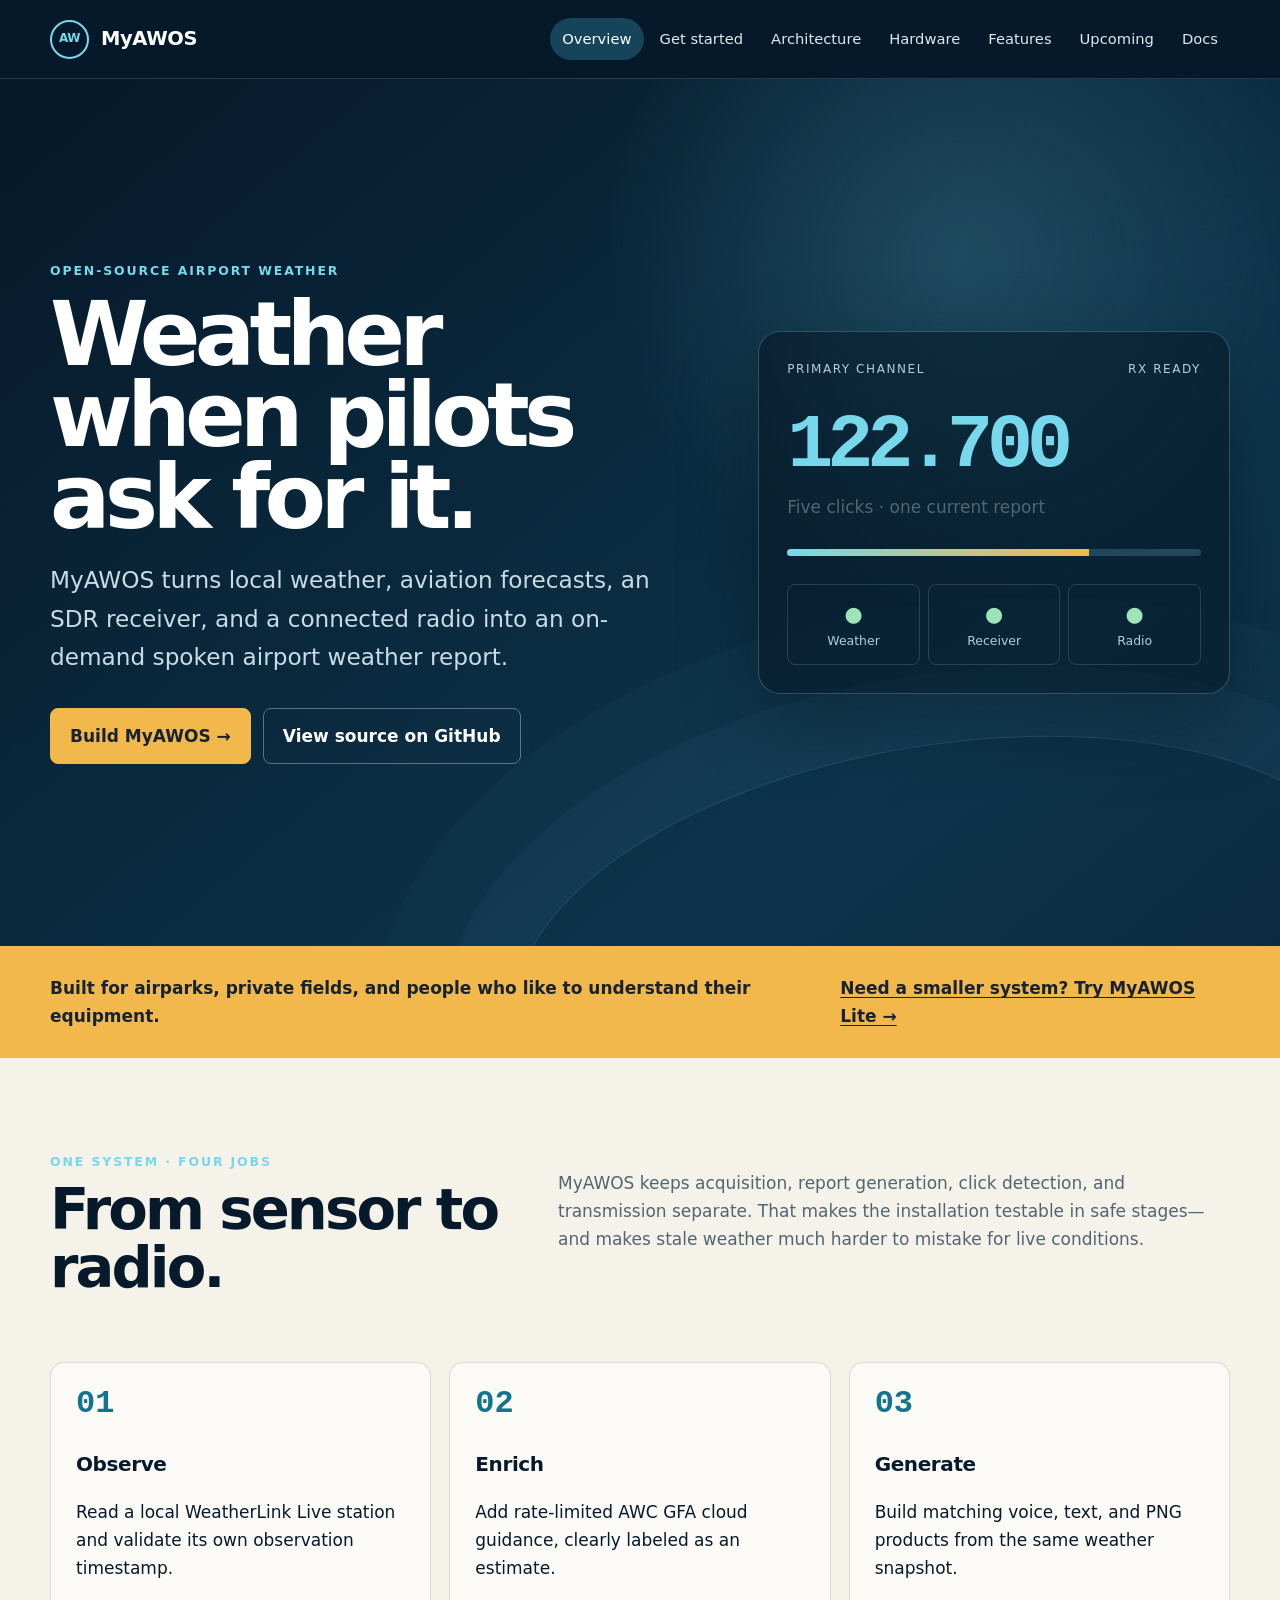
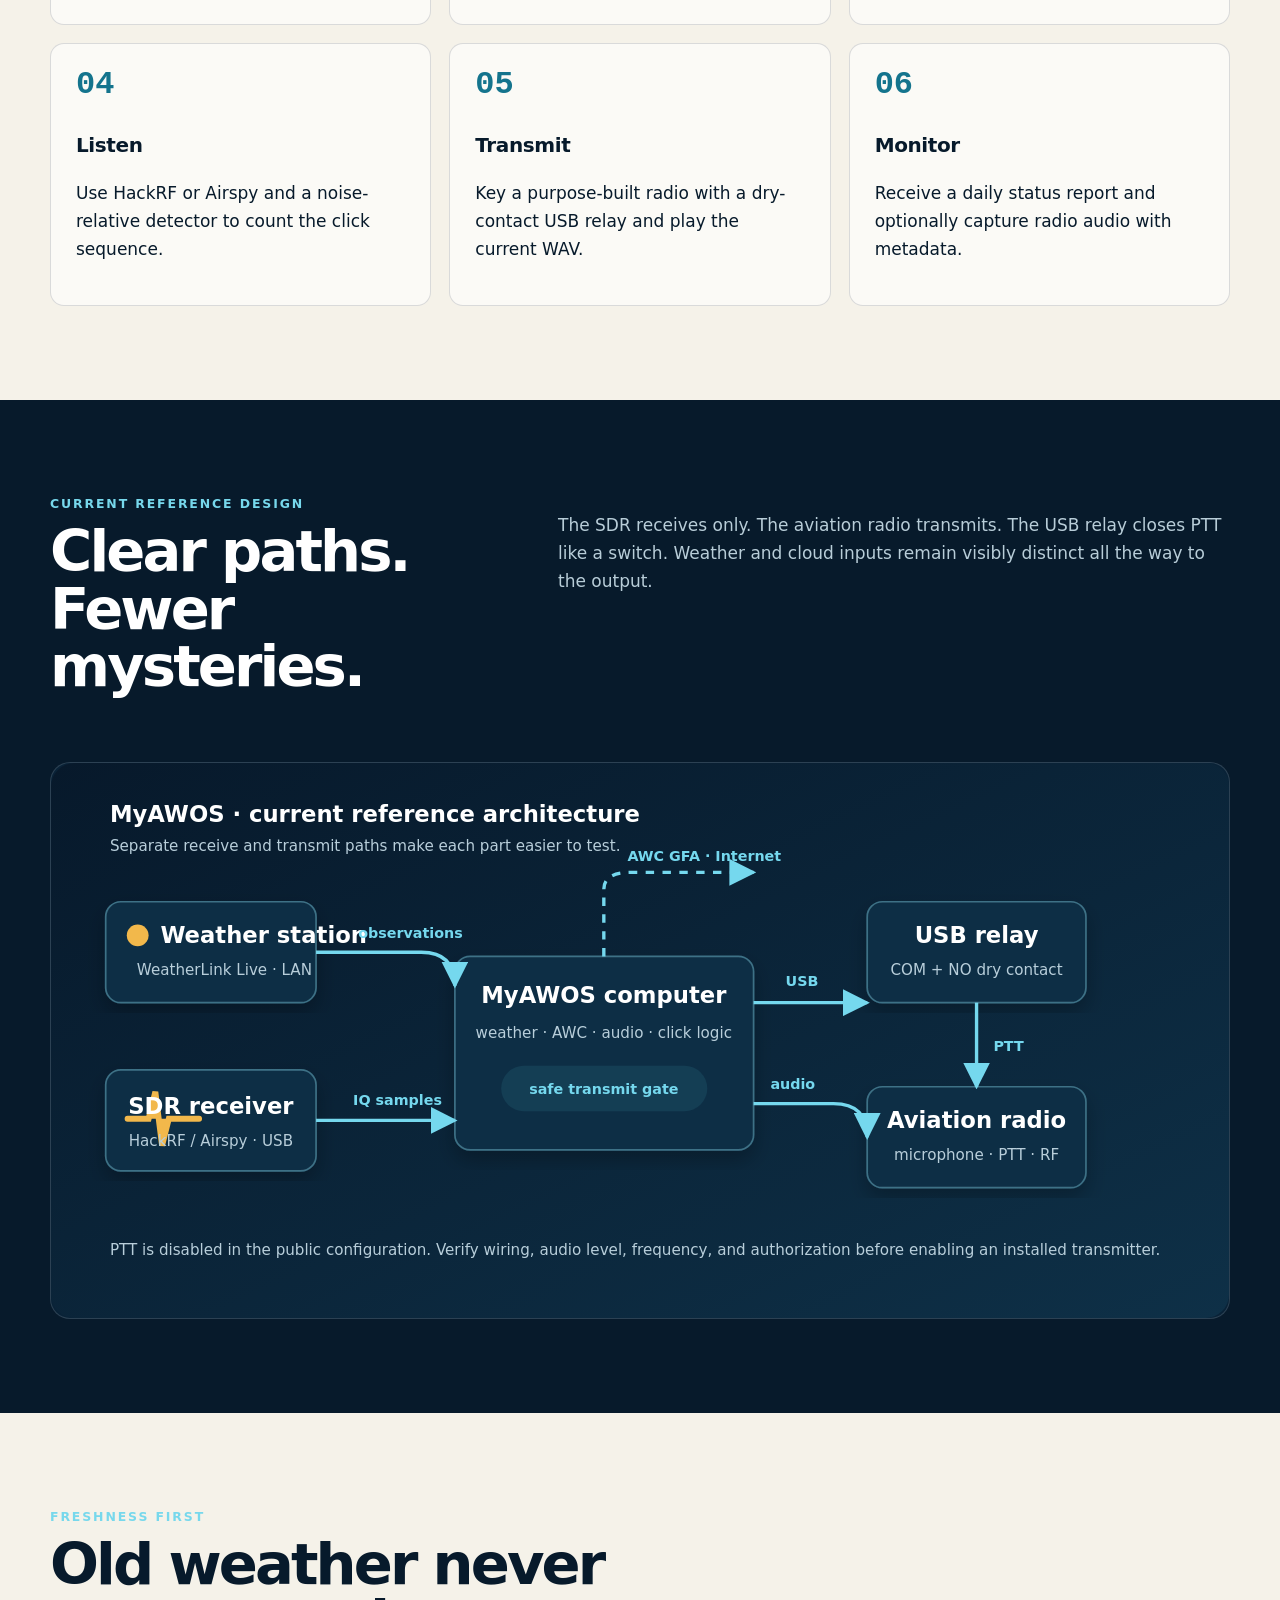
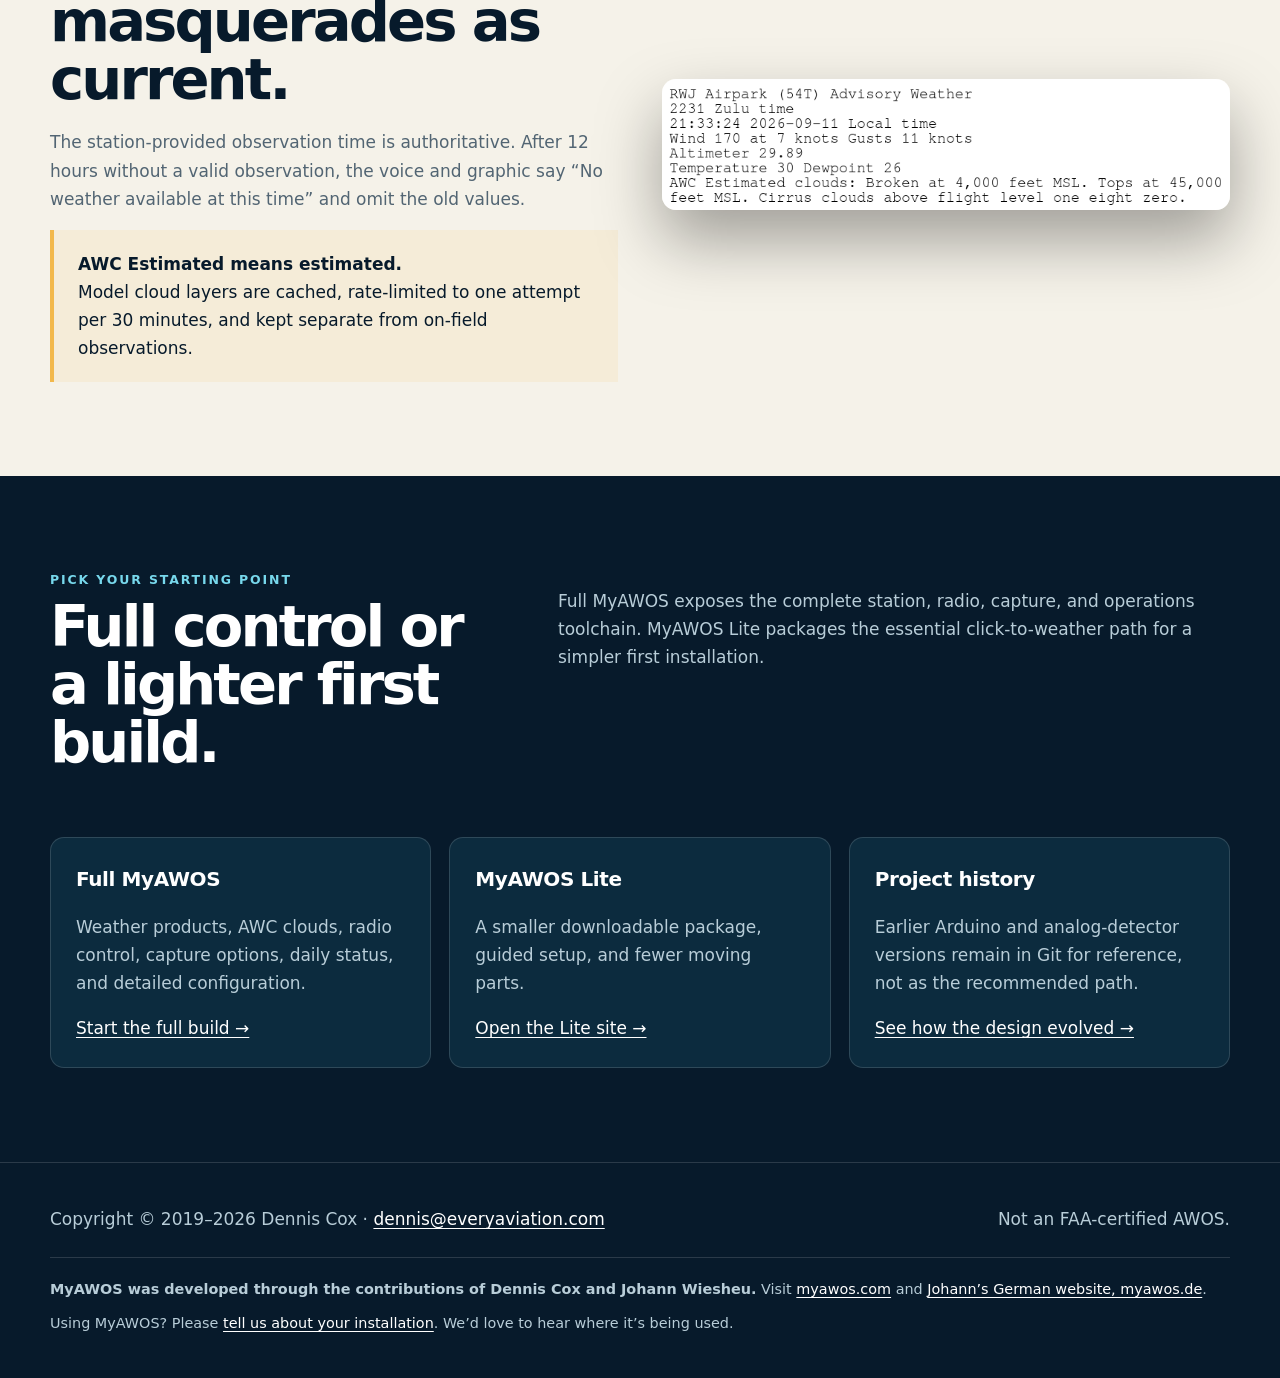
<file: site/index.html>
<!doctype html><html lang="en"><head><meta charset="utf-8"><meta name="viewport" content="width=device-width,initial-scale=1"><meta name="description" content="MyAWOS is an open-source radio weather information system for private airports and airparks."><title>MyAWOS · Airport weather, on demand</title><link rel="stylesheet" href="styles.css?v=20261107-1"></head><body>
<a class="skip" href="#main">Skip to content</a>
<header><div class="shell nav"><a class="brand" href="index.html"><span class="brand-mark">AW</span>MyAWOS</a><button class="menu" aria-expanded="false" aria-label="Open navigation">Menu</button><nav aria-label="Main navigation"><ul><li><a aria-current="page" href="index.html">Overview</a></li><li><a href="getting-started.html">Get started</a></li><li><a href="architecture.html">Architecture</a></li><li><a href="hardware.html">Hardware</a></li><li><a href="features.html">Features</a></li><li><a href="upcoming.html">Upcoming</a></li><li><a href="documentation.html">Docs</a></li></ul></nav></div></header>
<main id="main">
<section class="hero"><div class="shell hero-grid"><div><div class="eyebrow">Open-source airport weather</div><h1>Weather when pilots ask for it.</h1><p class="lede">MyAWOS turns local weather, aviation forecasts, an SDR receiver, and a connected radio into an on-demand spoken airport weather report.</p><div class="actions"><a class="button" href="getting-started.html">Build MyAWOS →</a><a class="button secondary" href="https://github.com/dennisjamescox/myawos">View source on GitHub</a></div></div><div class="instrument" aria-label="Illustrative radio display"><div class="instrument-head"><span>Primary channel</span><span>RX ready</span></div><div class="frequency">122.700</div><div class="muted">Five clicks · one current report</div><div class="meter"><span></span></div><div class="checks"><div class="check"><b>●</b>Weather</div><div class="check"><b>●</b>Receiver</div><div class="check"><b>●</b>Radio</div></div></div></div></section>
<div class="band"><div class="shell"><span>Built for airparks, private fields, and people who like to understand their equipment.</span><a href="https://dennisjamescox.github.io/myawos-lite/">Need a smaller system? Try MyAWOS Lite →</a></div></div>
<section class="light"><div class="shell"><div class="section-head"><div><div class="eyebrow">One system · four jobs</div><h2>From sensor to radio.</h2></div><p>MyAWOS keeps acquisition, report generation, click detection, and transmission separate. That makes the installation testable in safe stages—and makes stale weather much harder to mistake for live conditions.</p></div><div class="grid-3"><article class="card"><div class="number">01</div><h3>Observe</h3><p>Read a local WeatherLink Live station and validate its own observation timestamp.</p></article><article class="card"><div class="number">02</div><h3>Enrich</h3><p>Add rate-limited AWC GFA cloud guidance, clearly labeled as an estimate.</p></article><article class="card"><div class="number">03</div><h3>Generate</h3><p>Build matching voice, text, and PNG products from the same weather snapshot.</p></article><article class="card"><div class="number">04</div><h3>Listen</h3><p>Use HackRF or Airspy and a noise-relative detector to count the click sequence.</p></article><article class="card"><div class="number">05</div><h3>Transmit</h3><p>Key a purpose-built radio with a dry-contact USB relay and play the current WAV.</p></article><article class="card"><div class="number">06</div><h3>Monitor</h3><p>Receive a daily status report and optionally capture radio audio with metadata.</p></article></div></div></section>
<section class="dark"><div class="shell"><div class="section-head"><div><div class="eyebrow">Current reference design</div><h2>Clear paths. Fewer mysteries.</h2></div><p>The SDR receives only. The aviation radio transmits. The USB relay closes PTT like a switch. Weather and cloud inputs remain visibly distinct all the way to the output.</p></div><img class="flow" src="assets/current-wiring.svg" alt="Diagram of weather station and SDR feeding the MyAWOS computer, which controls USB relay PTT and audio to an aviation radio."></div></section>
<section class="light"><div class="shell split"><div><div class="eyebrow">Freshness first</div><h2>Old weather never masquerades as current.</h2><p class="muted">The station-provided observation time is authoritative. After 12 hours without a valid observation, the voice and graphic say “No weather available at this time” and omit the old values.</p><div class="notice"><strong>AWC Estimated means estimated.</strong><br>Model cloud layers are cached, rate-limited to one attempt per 30 minutes, and kept separate from on-field observations.</div></div><img class="output" src="assets/weather-output-example.png" alt="Example MyAWOS weather graphic with current conditions and AWC estimated cloud layers."></div></section>
<section class="dark"><div class="shell"><div class="section-head"><div><div class="eyebrow">Pick your starting point</div><h2>Full control or a lighter first build.</h2></div><p>Full MyAWOS exposes the complete station, radio, capture, and operations toolchain. MyAWOS Lite packages the essential click-to-weather path for a simpler first installation.</p></div><div class="grid-3"><article class="card"><h3>Full MyAWOS</h3><p class="muted">Weather products, AWC clouds, radio control, capture options, daily status, and detailed configuration.</p><a href="getting-started.html">Start the full build →</a></article><article class="card"><h3>MyAWOS Lite</h3><p class="muted">A smaller downloadable package, guided setup, and fewer moving parts.</p><a href="https://dennisjamescox.github.io/myawos-lite/">Open the Lite site →</a></article><article class="card"><h3>Project history</h3><p class="muted">Earlier Arduino and analog-detector versions remain in Git for reference, not as the recommended path.</p><a href="architecture.html">See how the design evolved →</a></article></div></div></section>
</main><footer><div class="shell footer-grid"><span>Copyright © 2019–<span data-year>2026</span> Dennis Cox · <a href="mailto:dennis@everyaviation.com">dennis@everyaviation.com</a></span><span>Not an FAA-certified AWOS.</span></div><div class="shell footer-credits">
  <p><strong>MyAWOS was developed through the contributions of Dennis Cox and Johann Wiesheu.</strong> Visit <a href="https://www.myawos.com/">myawos.com</a> and <a href="https://www.myawos.de/">Johann’s German website, myawos.de</a>.</p>
  <p>Using MyAWOS? Please <a href="mailto:dennis@everyaviation.com?subject=MyAWOS%20installation">tell us about your installation</a>. We’d love to hear where it’s being used.</p>
</div></footer><script src="site.js"></script></body></html>
</file>
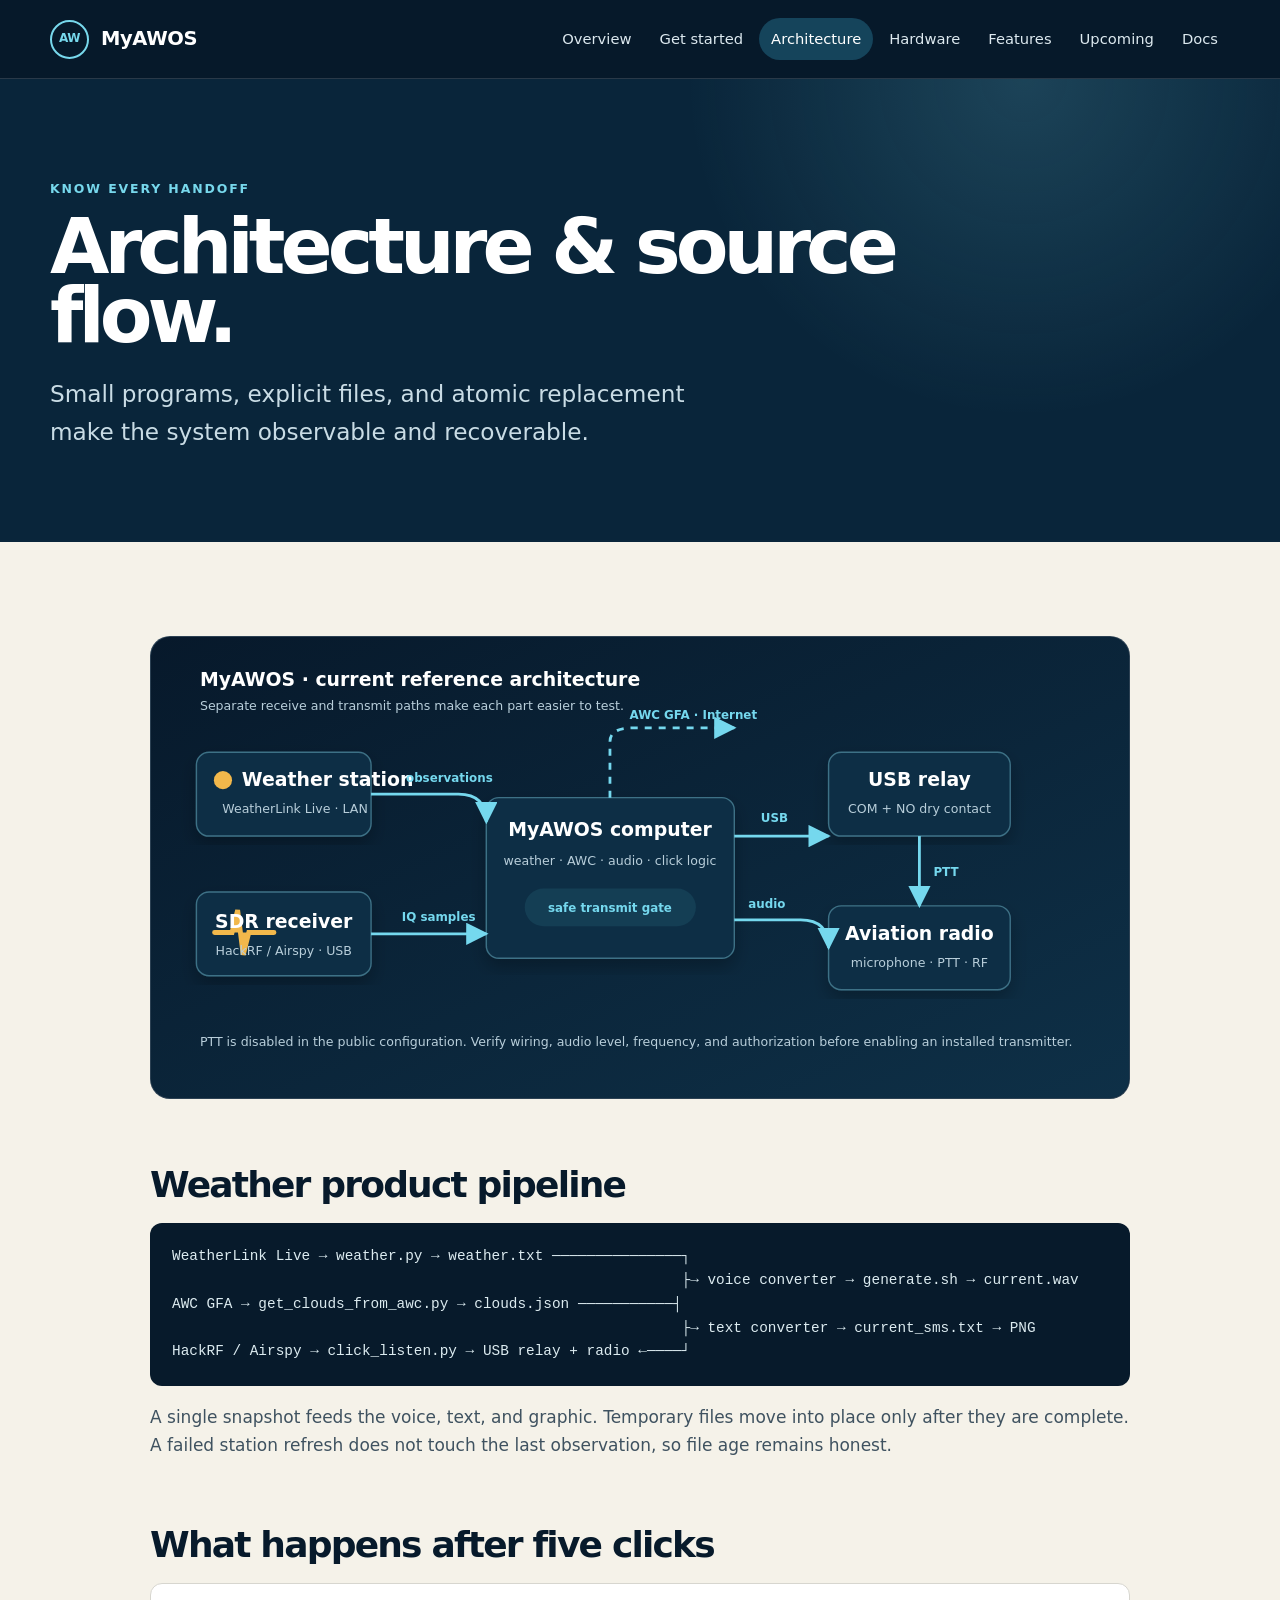
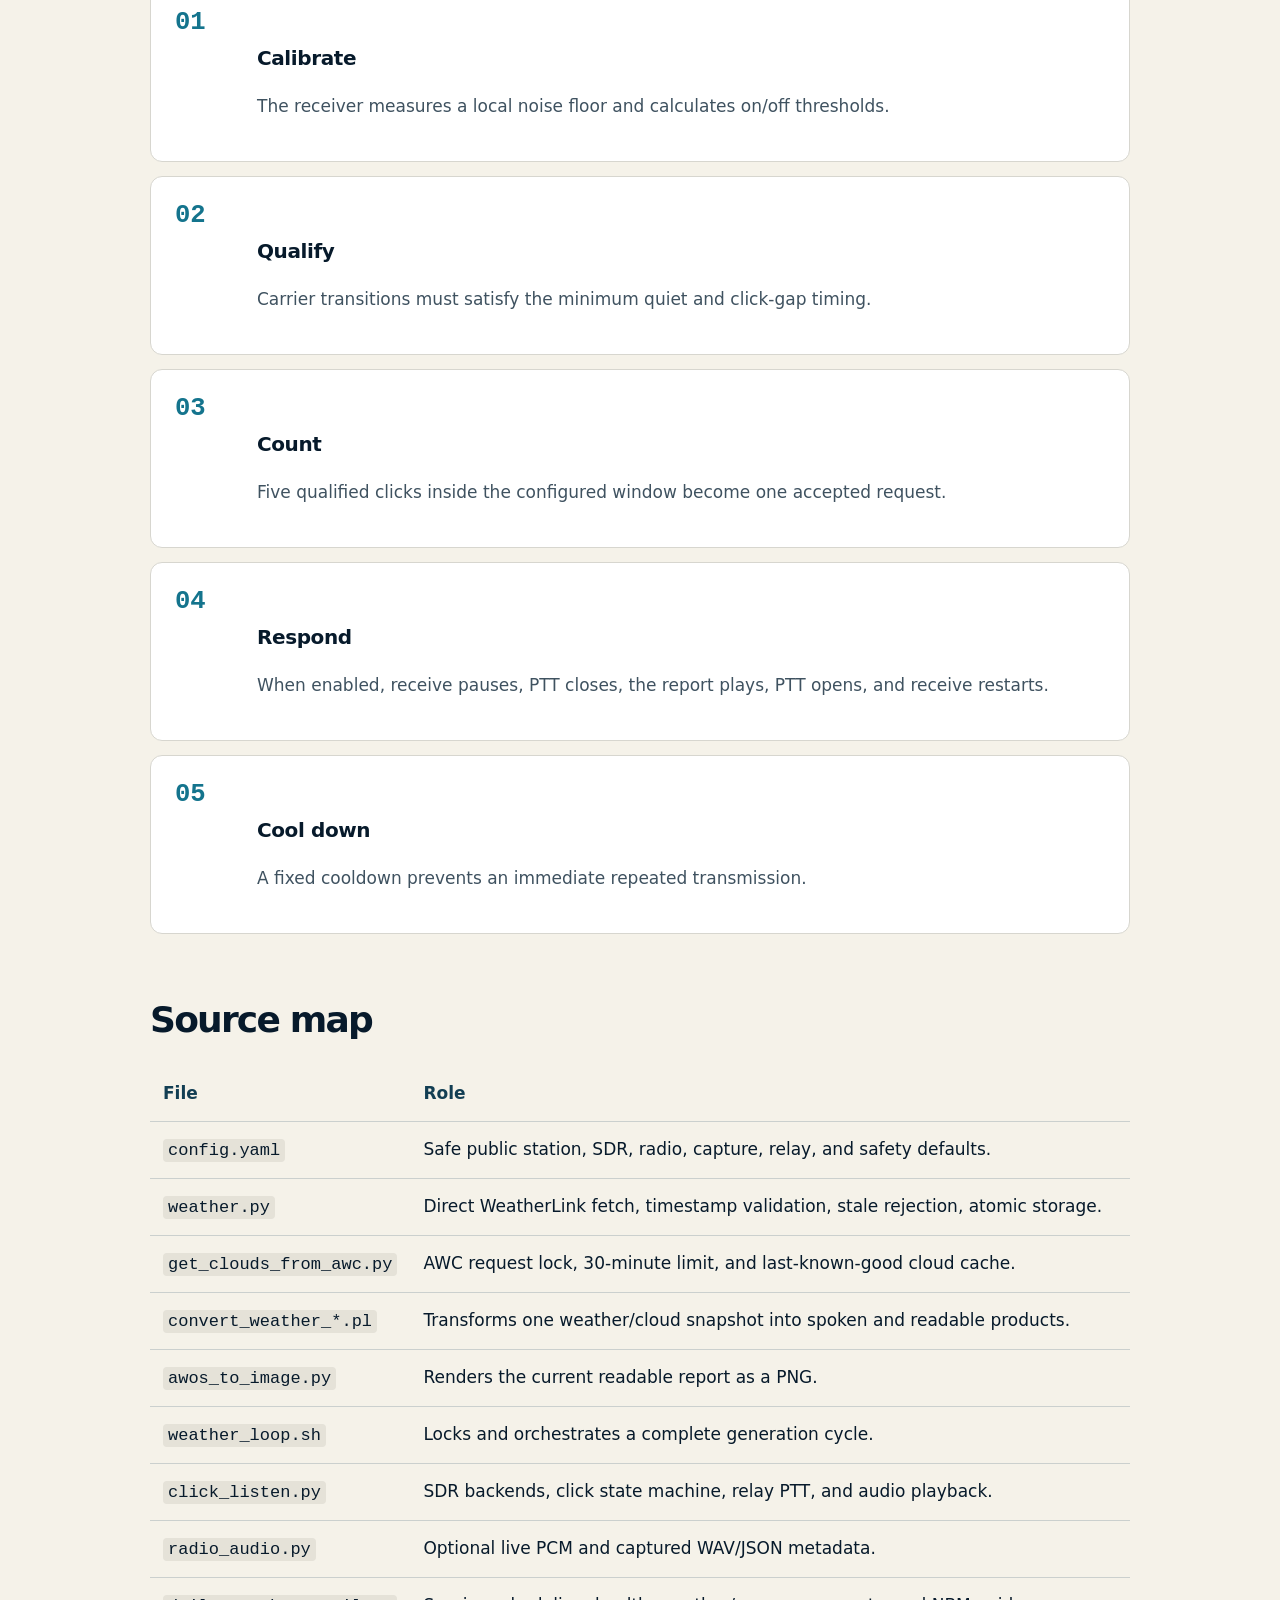
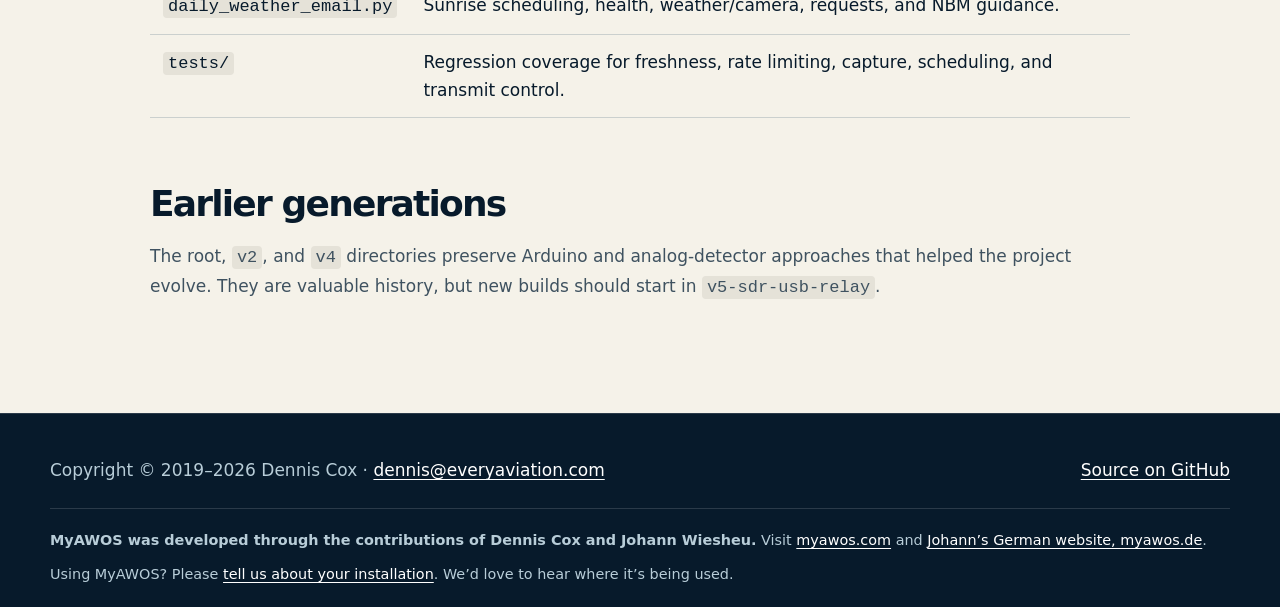
<file: site/architecture.html>
<!doctype html><html lang="en"><head><meta charset="utf-8"><meta name="viewport" content="width=device-width,initial-scale=1"><meta name="description" content="Understand the MyAWOS runtime, data flow, safety boundaries, and source layout."><title>Architecture · MyAWOS</title><link rel="stylesheet" href="styles.css?v=20261107-1"></head><body><a class="skip" href="#main">Skip to content</a><header><div class="shell nav"><a class="brand" href="index.html"><span class="brand-mark">AW</span>MyAWOS</a><button class="menu" aria-expanded="false" aria-label="Open navigation">Menu</button><nav><ul><li><a href="index.html">Overview</a></li><li><a href="getting-started.html">Get started</a></li><li><a aria-current="page" href="architecture.html">Architecture</a></li><li><a href="hardware.html">Hardware</a></li><li><a href="features.html">Features</a></li><li><a href="upcoming.html">Upcoming</a></li><li><a href="documentation.html">Docs</a></li></ul></nav></div></header><main id="main"><section class="page-hero"><div class="shell"><div class="eyebrow">Know every handoff</div><h1>Architecture & source flow.</h1><p class="lede">Small programs, explicit files, and atomic replacement make the system observable and recoverable.</p></div></section><section class="content"><div class="shell prose"><img class="flow" src="assets/current-wiring.svg" alt="Current MyAWOS architecture diagram"><h2>Weather product pipeline</h2><pre><code>WeatherLink Live → weather.py → weather.txt ───────────────┐
                                                           ├→ voice converter → generate.sh → current.wav
AWC GFA → get_clouds_from_awc.py → clouds.json ───────────┤
                                                           ├→ text converter → current_sms.txt → PNG
HackRF / Airspy → click_listen.py → USB relay + radio ←────┘</code></pre><p>A single snapshot feeds the voice, text, and graphic. Temporary files move into place only after they are complete. A failed station refresh does not touch the last observation, so file age remains honest.</p><h2>What happens after five clicks</h2><div class="steps"><article class="step"><div><h3>Calibrate</h3><p>The receiver measures a local noise floor and calculates on/off thresholds.</p></div></article><article class="step"><div><h3>Qualify</h3><p>Carrier transitions must satisfy the minimum quiet and click-gap timing.</p></div></article><article class="step"><div><h3>Count</h3><p>Five qualified clicks inside the configured window become one accepted request.</p></div></article><article class="step"><div><h3>Respond</h3><p>When enabled, receive pauses, PTT closes, the report plays, PTT opens, and receive restarts.</p></div></article><article class="step"><div><h3>Cool down</h3><p>A fixed cooldown prevents an immediate repeated transmission.</p></div></article></div><h2>Source map</h2><table><thead><tr><th>File</th><th>Role</th></tr></thead><tbody><tr><td><code>config.yaml</code></td><td>Safe public station, SDR, radio, capture, relay, and safety defaults.</td></tr><tr><td><code>weather.py</code></td><td>Direct WeatherLink fetch, timestamp validation, stale rejection, atomic storage.</td></tr><tr><td><code>get_clouds_from_awc.py</code></td><td>AWC request lock, 30-minute limit, and last-known-good cloud cache.</td></tr><tr><td><code>convert_weather_*.pl</code></td><td>Transforms one weather/cloud snapshot into spoken and readable products.</td></tr><tr><td><code>awos_to_image.py</code></td><td>Renders the current readable report as a PNG.</td></tr><tr><td><code>weather_loop.sh</code></td><td>Locks and orchestrates a complete generation cycle.</td></tr><tr><td><code>click_listen.py</code></td><td>SDR backends, click state machine, relay PTT, and audio playback.</td></tr><tr><td><code>radio_audio.py</code></td><td>Optional live PCM and captured WAV/JSON metadata.</td></tr><tr><td><code>daily_weather_email.py</code></td><td>Sunrise scheduling, health, weather/camera, requests, and NBM guidance.</td></tr><tr><td><code>tests/</code></td><td>Regression coverage for freshness, rate limiting, capture, scheduling, and transmit control.</td></tr></tbody></table><h2>Earlier generations</h2><p>The root, <code>v2</code>, and <code>v4</code> directories preserve Arduino and analog-detector approaches that helped the project evolve. They are valuable history, but new builds should start in <code>v5-sdr-usb-relay</code>.</p></div></section></main><footer><div class="shell footer-grid"><span>Copyright © 2019–<span data-year>2026</span> Dennis Cox · <a href="mailto:dennis@everyaviation.com">dennis@everyaviation.com</a></span><span><a href="https://github.com/dennisjamescox/myawos">Source on GitHub</a></span></div><div class="shell footer-credits">
  <p><strong>MyAWOS was developed through the contributions of Dennis Cox and Johann Wiesheu.</strong> Visit <a href="https://www.myawos.com/">myawos.com</a> and <a href="https://www.myawos.de/">Johann’s German website, myawos.de</a>.</p>
  <p>Using MyAWOS? Please <a href="mailto:dennis@everyaviation.com?subject=MyAWOS%20installation">tell us about your installation</a>. We’d love to hear where it’s being used.</p>
</div></footer><script src="site.js"></script></body></html>
</file>
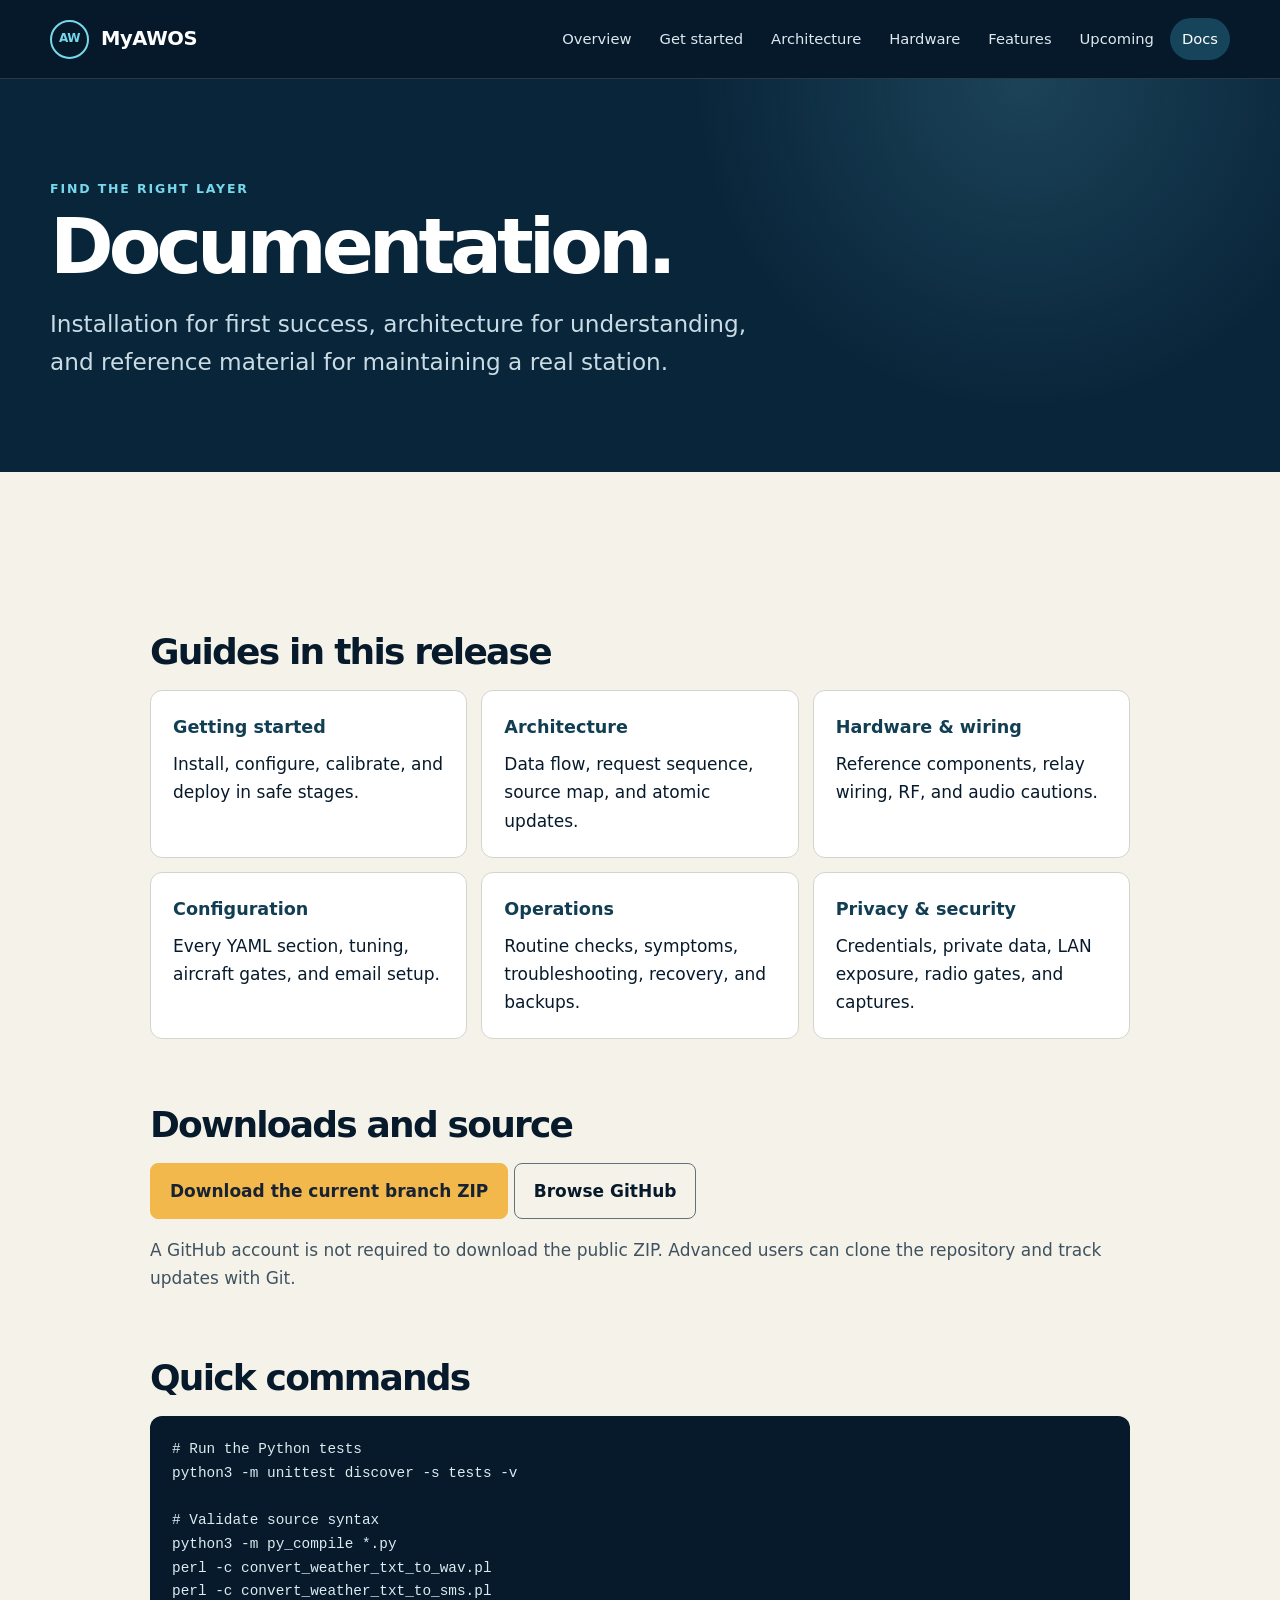
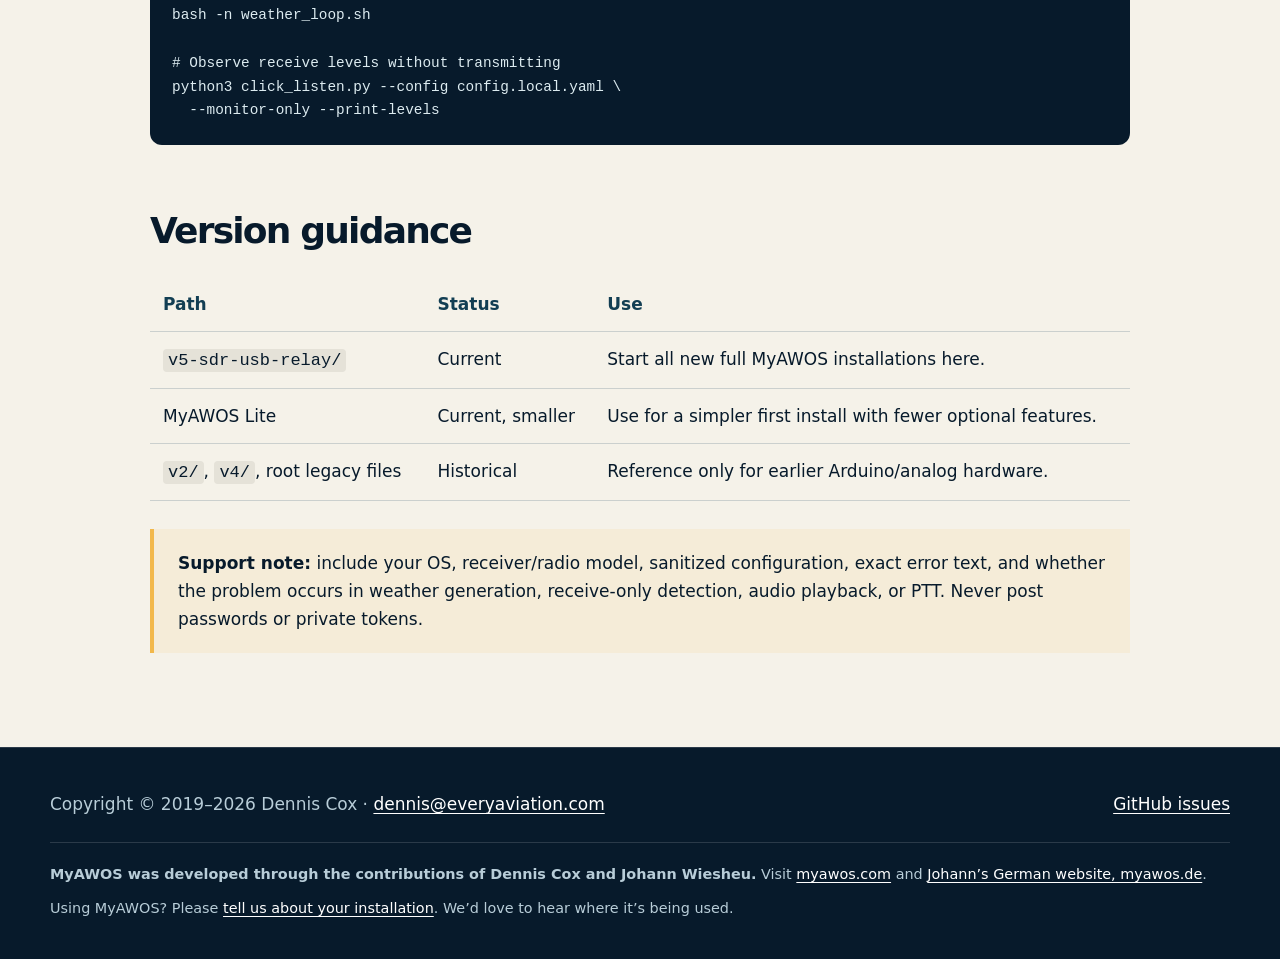
<file: site/documentation.html>
<!doctype html><html lang="en"><head><meta charset="utf-8"><meta name="viewport" content="width=device-width,initial-scale=1"><meta name="description" content="MyAWOS documentation, source, configuration, troubleshooting, and privacy references."><title>Documentation · MyAWOS</title><link rel="stylesheet" href="styles.css?v=20261107-1"></head><body><a class="skip" href="#main">Skip to content</a><header><div class="shell nav"><a class="brand" href="index.html"><span class="brand-mark">AW</span>MyAWOS</a><button class="menu" aria-expanded="false" aria-label="Open navigation">Menu</button><nav><ul><li><a href="index.html">Overview</a></li><li><a href="getting-started.html">Get started</a></li><li><a href="architecture.html">Architecture</a></li><li><a href="hardware.html">Hardware</a></li><li><a href="features.html">Features</a></li><li><a href="upcoming.html">Upcoming</a></li><li><a aria-current="page" href="documentation.html">Docs</a></li></ul></nav></div></header><main id="main"><section class="page-hero"><div class="shell"><div class="eyebrow">Find the right layer</div><h1>Documentation.</h1><p class="lede">Installation for first success, architecture for understanding, and reference material for maintaining a real station.</p></div></section><section class="content"><div class="shell prose"><h2>Guides in this release</h2><div class="link-grid"><a class="doc-link" href="https://github.com/dennisjamescox/myawos/blob/sdr-usb-relay-v1/v5-sdr-usb-relay/docs/getting-started.md"><b>Getting started</b><span>Install, configure, calibrate, and deploy in safe stages.</span></a><a class="doc-link" href="https://github.com/dennisjamescox/myawos/blob/sdr-usb-relay-v1/v5-sdr-usb-relay/docs/architecture.md"><b>Architecture</b><span>Data flow, request sequence, source map, and atomic updates.</span></a><a class="doc-link" href="https://github.com/dennisjamescox/myawos/blob/sdr-usb-relay-v1/v5-sdr-usb-relay/docs/hardware.md"><b>Hardware & wiring</b><span>Reference components, relay wiring, RF, and audio cautions.</span></a><a class="doc-link" href="https://github.com/dennisjamescox/myawos/blob/sdr-usb-relay-v1/v5-sdr-usb-relay/docs/configuration.md"><b>Configuration</b><span>Every YAML section, tuning, aircraft gates, and email setup.</span></a><a class="doc-link" href="https://github.com/dennisjamescox/myawos/blob/sdr-usb-relay-v1/v5-sdr-usb-relay/docs/operations.md"><b>Operations</b><span>Routine checks, symptoms, troubleshooting, recovery, and backups.</span></a><a class="doc-link" href="https://github.com/dennisjamescox/myawos/blob/sdr-usb-relay-v1/v5-sdr-usb-relay/docs/privacy-security.md"><b>Privacy & security</b><span>Credentials, private data, LAN exposure, radio gates, and captures.</span></a></div><h2>Downloads and source</h2><p><a class="button" href="https://github.com/dennisjamescox/myawos/archive/refs/heads/sdr-usb-relay-v1.zip">Download the current branch ZIP</a> <a class="button secondary" style="color:#071a2b;border-color:#63717a" href="https://github.com/dennisjamescox/myawos">Browse GitHub</a></p><p>A GitHub account is not required to download the public ZIP. Advanced users can clone the repository and track updates with Git.</p><h2>Quick commands</h2><pre><code># Run the Python tests
python3 -m unittest discover -s tests -v

# Validate source syntax
python3 -m py_compile *.py
perl -c convert_weather_txt_to_wav.pl
perl -c convert_weather_txt_to_sms.pl
bash -n weather_loop.sh

# Observe receive levels without transmitting
python3 click_listen.py --config config.local.yaml \
  --monitor-only --print-levels</code></pre><h2>Version guidance</h2><table><thead><tr><th>Path</th><th>Status</th><th>Use</th></tr></thead><tbody><tr><td><code>v5-sdr-usb-relay/</code></td><td>Current</td><td>Start all new full MyAWOS installations here.</td></tr><tr><td>MyAWOS Lite</td><td>Current, smaller</td><td>Use for a simpler first install with fewer optional features.</td></tr><tr><td><code>v2/</code>, <code>v4/</code>, root legacy files</td><td>Historical</td><td>Reference only for earlier Arduino/analog hardware.</td></tr></tbody></table><div class="notice"><strong>Support note:</strong> include your OS, receiver/radio model, sanitized configuration, exact error text, and whether the problem occurs in weather generation, receive-only detection, audio playback, or PTT. Never post passwords or private tokens.</div></div></section></main><footer><div class="shell footer-grid"><span>Copyright © 2019–<span data-year>2026</span> Dennis Cox · <a href="mailto:dennis@everyaviation.com">dennis@everyaviation.com</a></span><span><a href="https://github.com/dennisjamescox/myawos/issues">GitHub issues</a></span></div><div class="shell footer-credits">
  <p><strong>MyAWOS was developed through the contributions of Dennis Cox and Johann Wiesheu.</strong> Visit <a href="https://www.myawos.com/">myawos.com</a> and <a href="https://www.myawos.de/">Johann’s German website, myawos.de</a>.</p>
  <p>Using MyAWOS? Please <a href="mailto:dennis@everyaviation.com?subject=MyAWOS%20installation">tell us about your installation</a>. We’d love to hear where it’s being used.</p>
</div></footer><script src="site.js"></script></body></html>
</file>
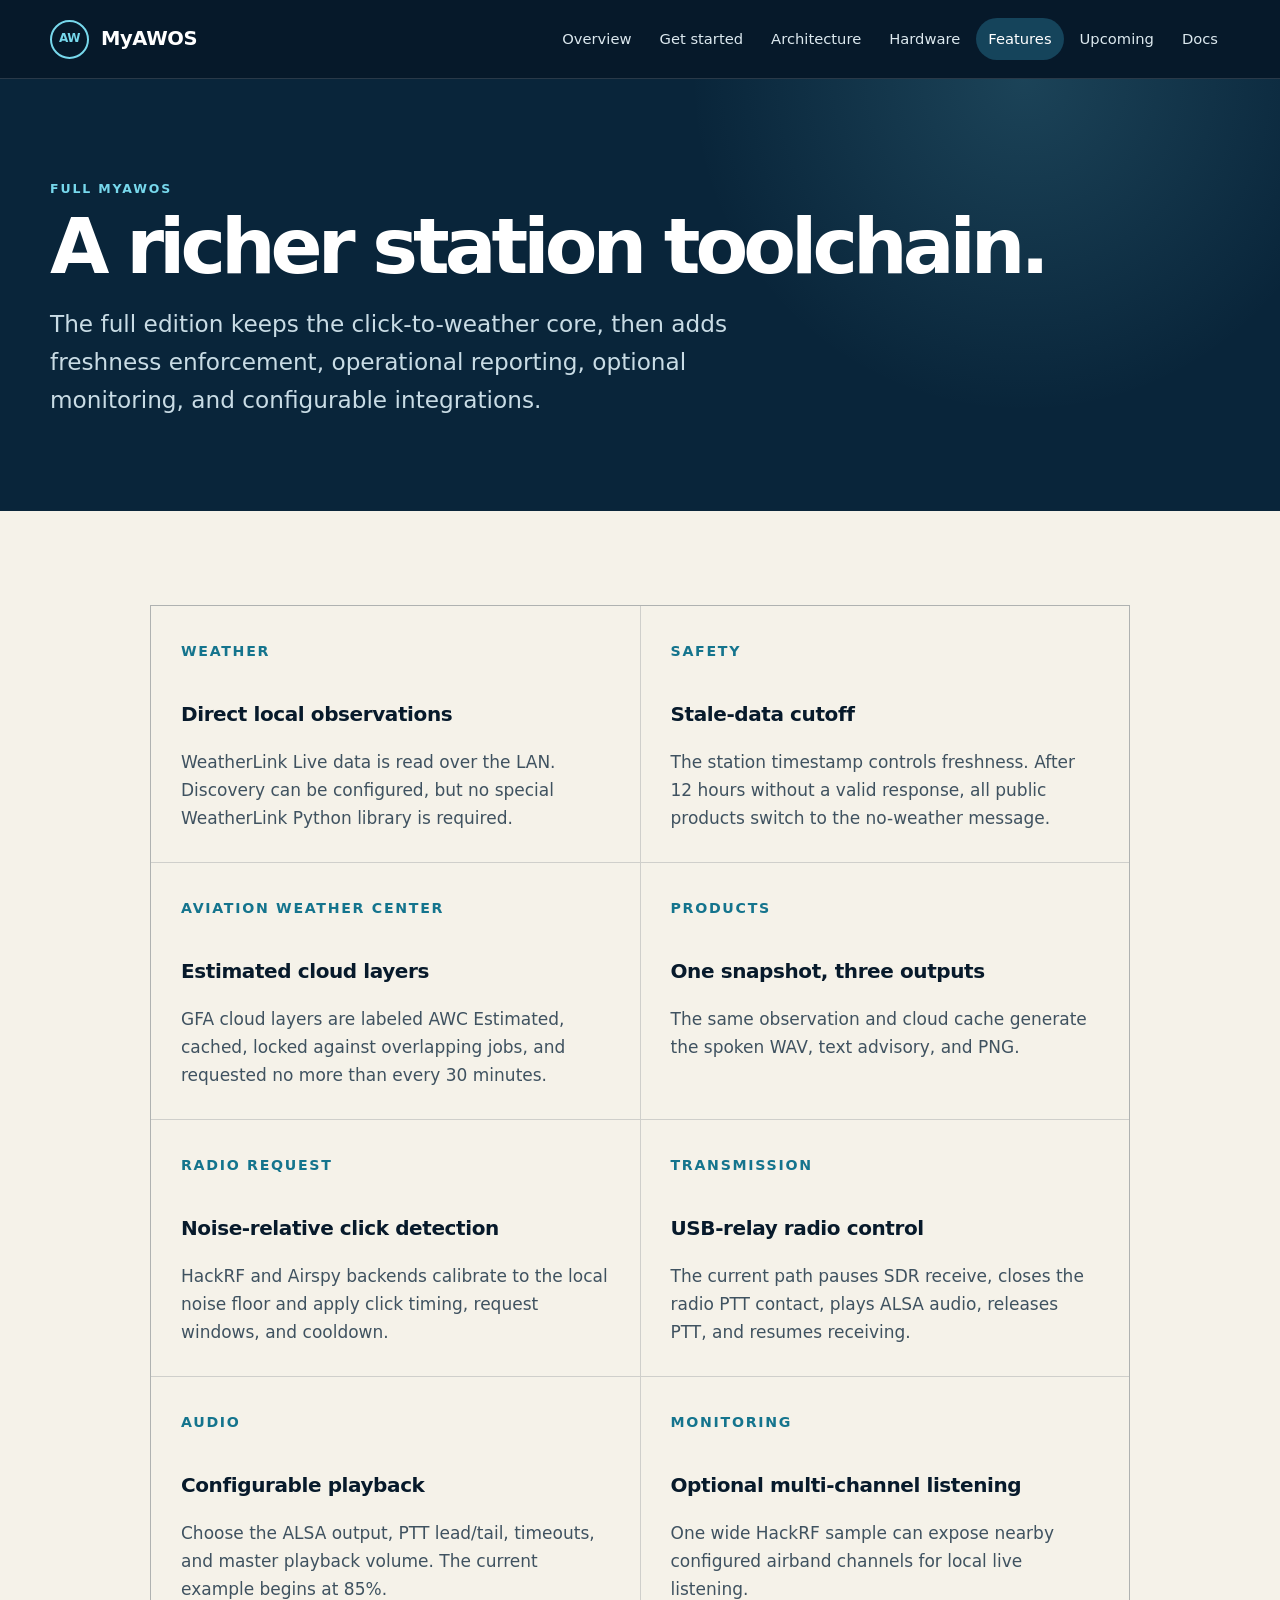
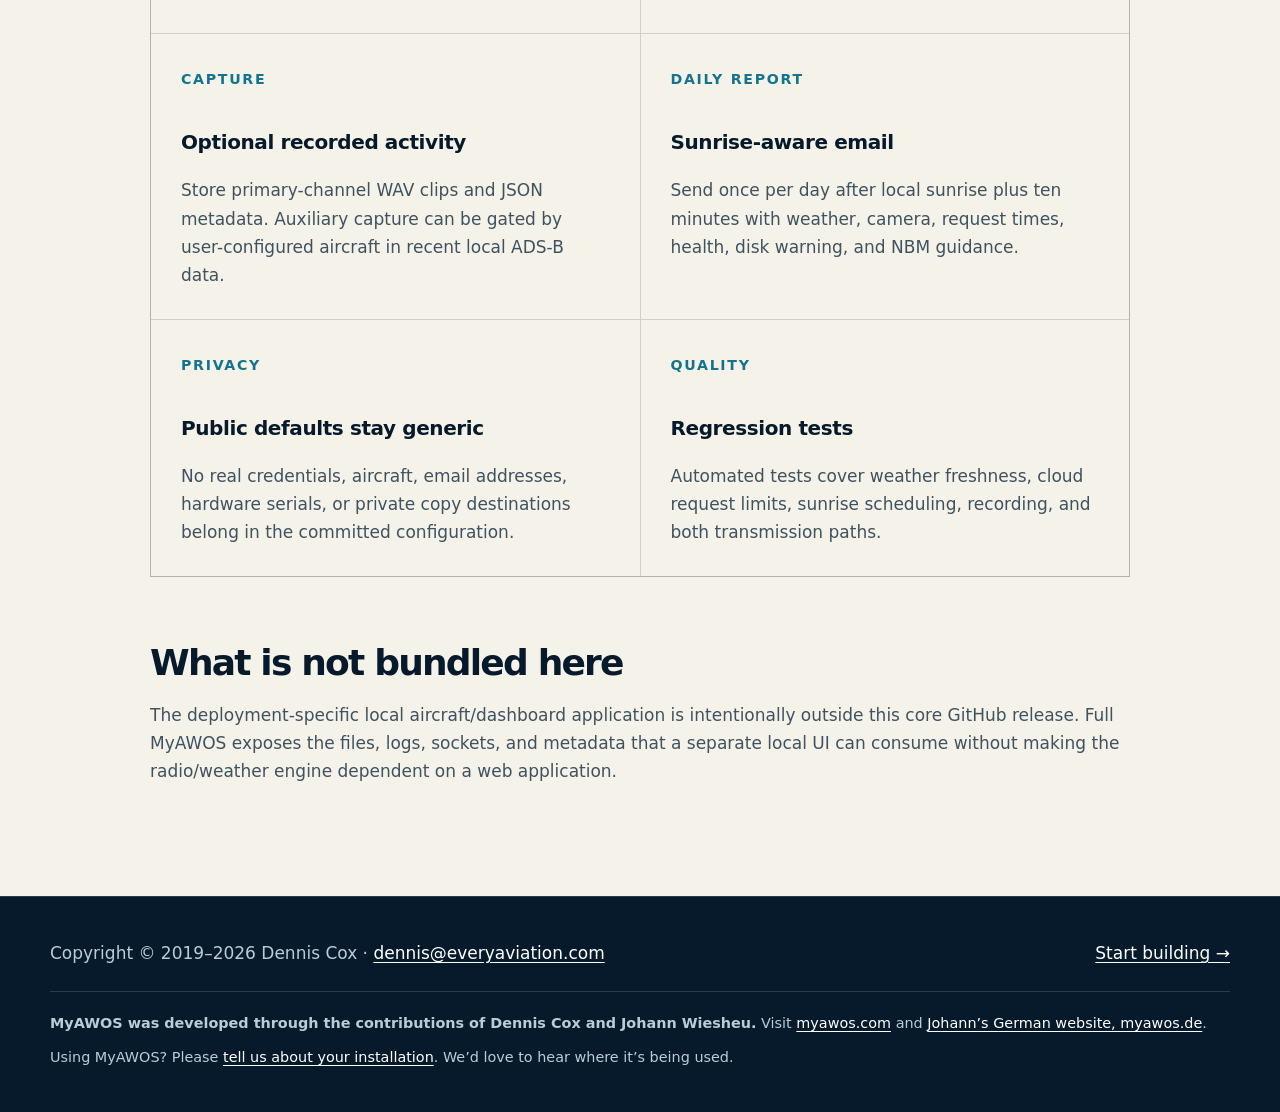
<file: site/features.html>
<!doctype html><html lang="en"><head><meta charset="utf-8"><meta name="viewport" content="width=device-width,initial-scale=1"><meta name="description" content="Explore full MyAWOS weather, radio, safety, audio capture, and reporting features."><title>Features · MyAWOS</title><link rel="stylesheet" href="styles.css?v=20261107-1"></head><body><a class="skip" href="#main">Skip to content</a><header><div class="shell nav"><a class="brand" href="index.html"><span class="brand-mark">AW</span>MyAWOS</a><button class="menu" aria-expanded="false" aria-label="Open navigation">Menu</button><nav><ul><li><a href="index.html">Overview</a></li><li><a href="getting-started.html">Get started</a></li><li><a href="architecture.html">Architecture</a></li><li><a href="hardware.html">Hardware</a></li><li><a aria-current="page" href="features.html">Features</a></li><li><a href="upcoming.html">Upcoming</a></li><li><a href="documentation.html">Docs</a></li></ul></nav></div></header><main id="main"><section class="page-hero"><div class="shell"><div class="eyebrow">Full MyAWOS</div><h1>A richer station toolchain.</h1><p class="lede">The full edition keeps the click-to-weather core, then adds freshness enforcement, operational reporting, optional monitoring, and configurable integrations.</p></div></section><section class="content"><div class="shell prose"><div class="feature-list"><article class="feature"><small>Weather</small><h3>Direct local observations</h3><p>WeatherLink Live data is read over the LAN. Discovery can be configured, but no special WeatherLink Python library is required.</p></article><article class="feature"><small>Safety</small><h3>Stale-data cutoff</h3><p>The station timestamp controls freshness. After 12 hours without a valid response, all public products switch to the no-weather message.</p></article><article class="feature"><small>Aviation Weather Center</small><h3>Estimated cloud layers</h3><p>GFA cloud layers are labeled AWC Estimated, cached, locked against overlapping jobs, and requested no more than every 30 minutes.</p></article><article class="feature"><small>Products</small><h3>One snapshot, three outputs</h3><p>The same observation and cloud cache generate the spoken WAV, text advisory, and PNG.</p></article><article class="feature"><small>Radio request</small><h3>Noise-relative click detection</h3><p>HackRF and Airspy backends calibrate to the local noise floor and apply click timing, request windows, and cooldown.</p></article><article class="feature"><small>Transmission</small><h3>USB-relay radio control</h3><p>The current path pauses SDR receive, closes the radio PTT contact, plays ALSA audio, releases PTT, and resumes receiving.</p></article><article class="feature"><small>Audio</small><h3>Configurable playback</h3><p>Choose the ALSA output, PTT lead/tail, timeouts, and master playback volume. The current example begins at 85%.</p></article><article class="feature"><small>Monitoring</small><h3>Optional multi-channel listening</h3><p>One wide HackRF sample can expose nearby configured airband channels for local live listening.</p></article><article class="feature"><small>Capture</small><h3>Optional recorded activity</h3><p>Store primary-channel WAV clips and JSON metadata. Auxiliary capture can be gated by user-configured aircraft in recent local ADS-B data.</p></article><article class="feature"><small>Daily report</small><h3>Sunrise-aware email</h3><p>Send once per day after local sunrise plus ten minutes with weather, camera, request times, health, disk warning, and NBM guidance.</p></article><article class="feature"><small>Privacy</small><h3>Public defaults stay generic</h3><p>No real credentials, aircraft, email addresses, hardware serials, or private copy destinations belong in the committed configuration.</p></article><article class="feature"><small>Quality</small><h3>Regression tests</h3><p>Automated tests cover weather freshness, cloud request limits, sunrise scheduling, recording, and both transmission paths.</p></article></div><h2>What is not bundled here</h2><p>The deployment-specific local aircraft/dashboard application is intentionally outside this core GitHub release. Full MyAWOS exposes the files, logs, sockets, and metadata that a separate local UI can consume without making the radio/weather engine dependent on a web application.</p></div></section></main><footer><div class="shell footer-grid"><span>Copyright © 2019–<span data-year>2026</span> Dennis Cox · <a href="mailto:dennis@everyaviation.com">dennis@everyaviation.com</a></span><span><a href="getting-started.html">Start building →</a></span></div><div class="shell footer-credits">
  <p><strong>MyAWOS was developed through the contributions of Dennis Cox and Johann Wiesheu.</strong> Visit <a href="https://www.myawos.com/">myawos.com</a> and <a href="https://www.myawos.de/">Johann’s German website, myawos.de</a>.</p>
  <p>Using MyAWOS? Please <a href="mailto:dennis@everyaviation.com?subject=MyAWOS%20installation">tell us about your installation</a>. We’d love to hear where it’s being used.</p>
</div></footer><script src="site.js"></script></body></html>
</file>
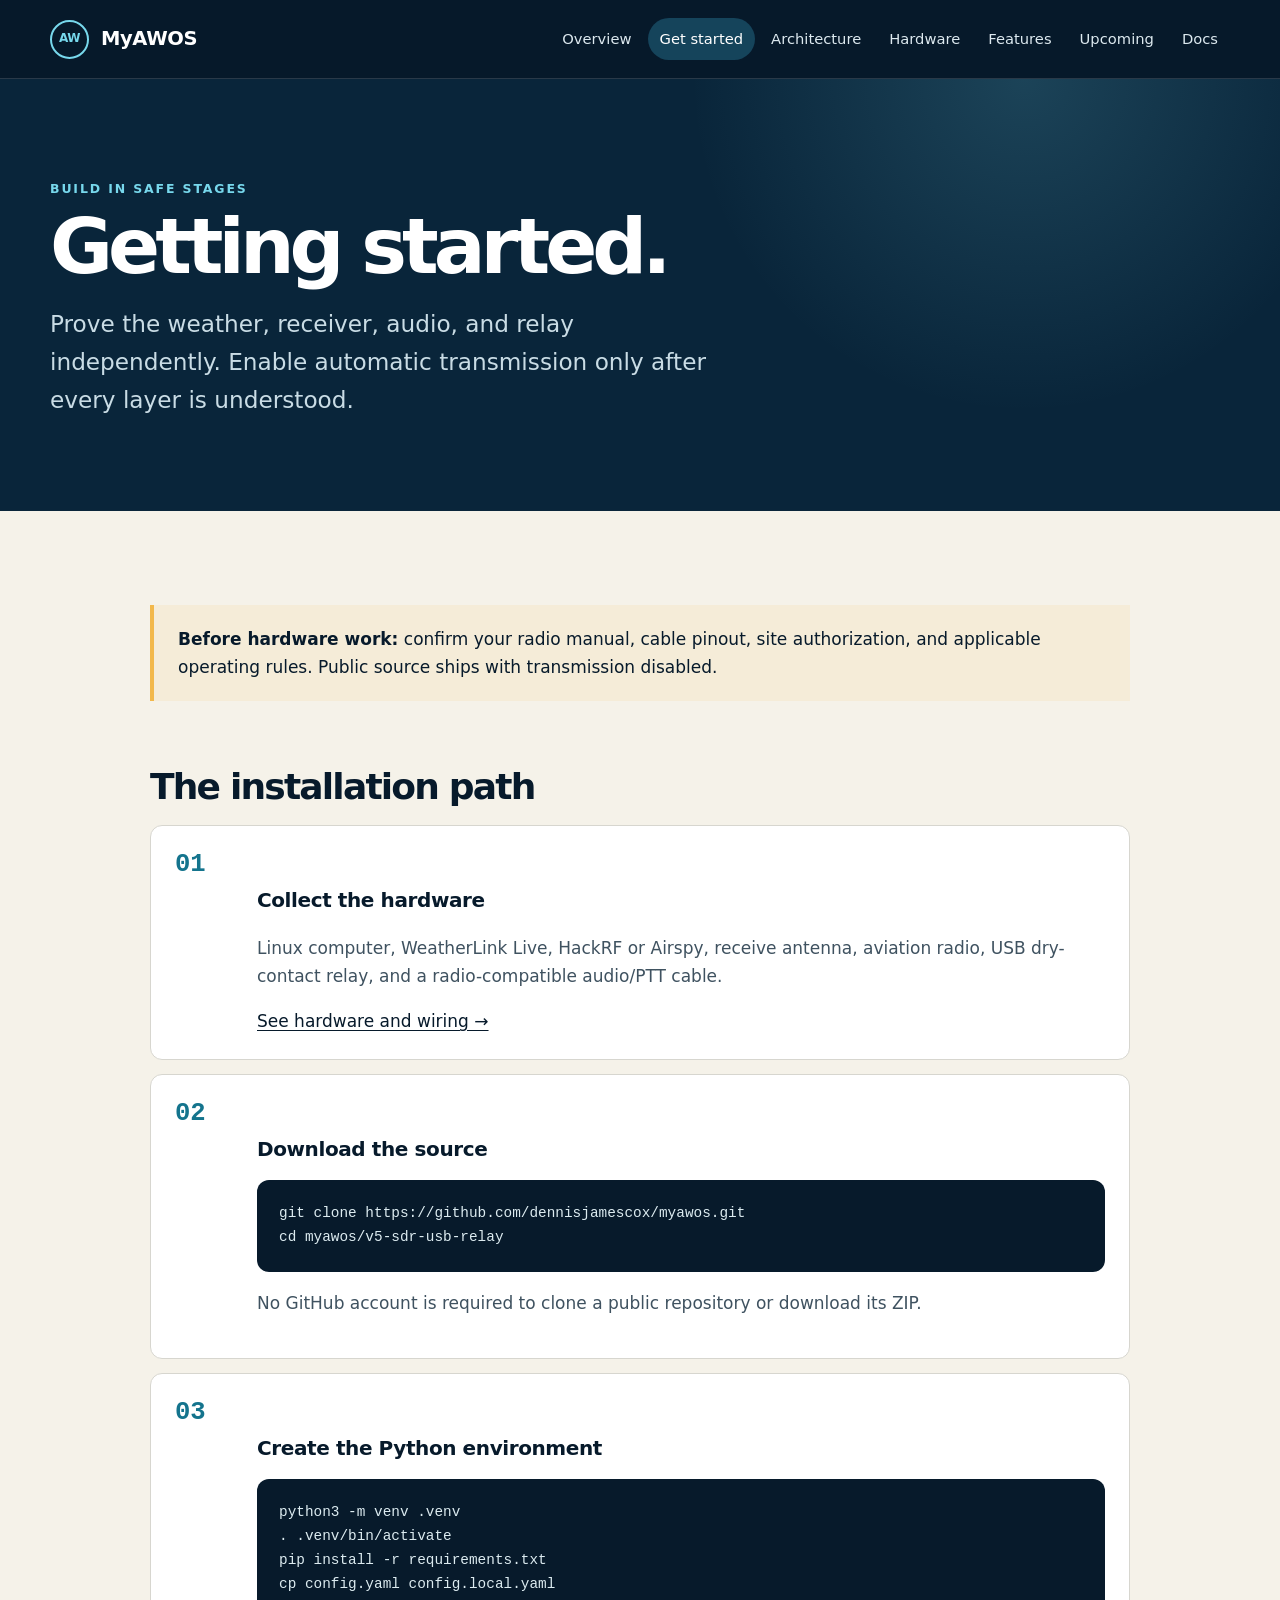
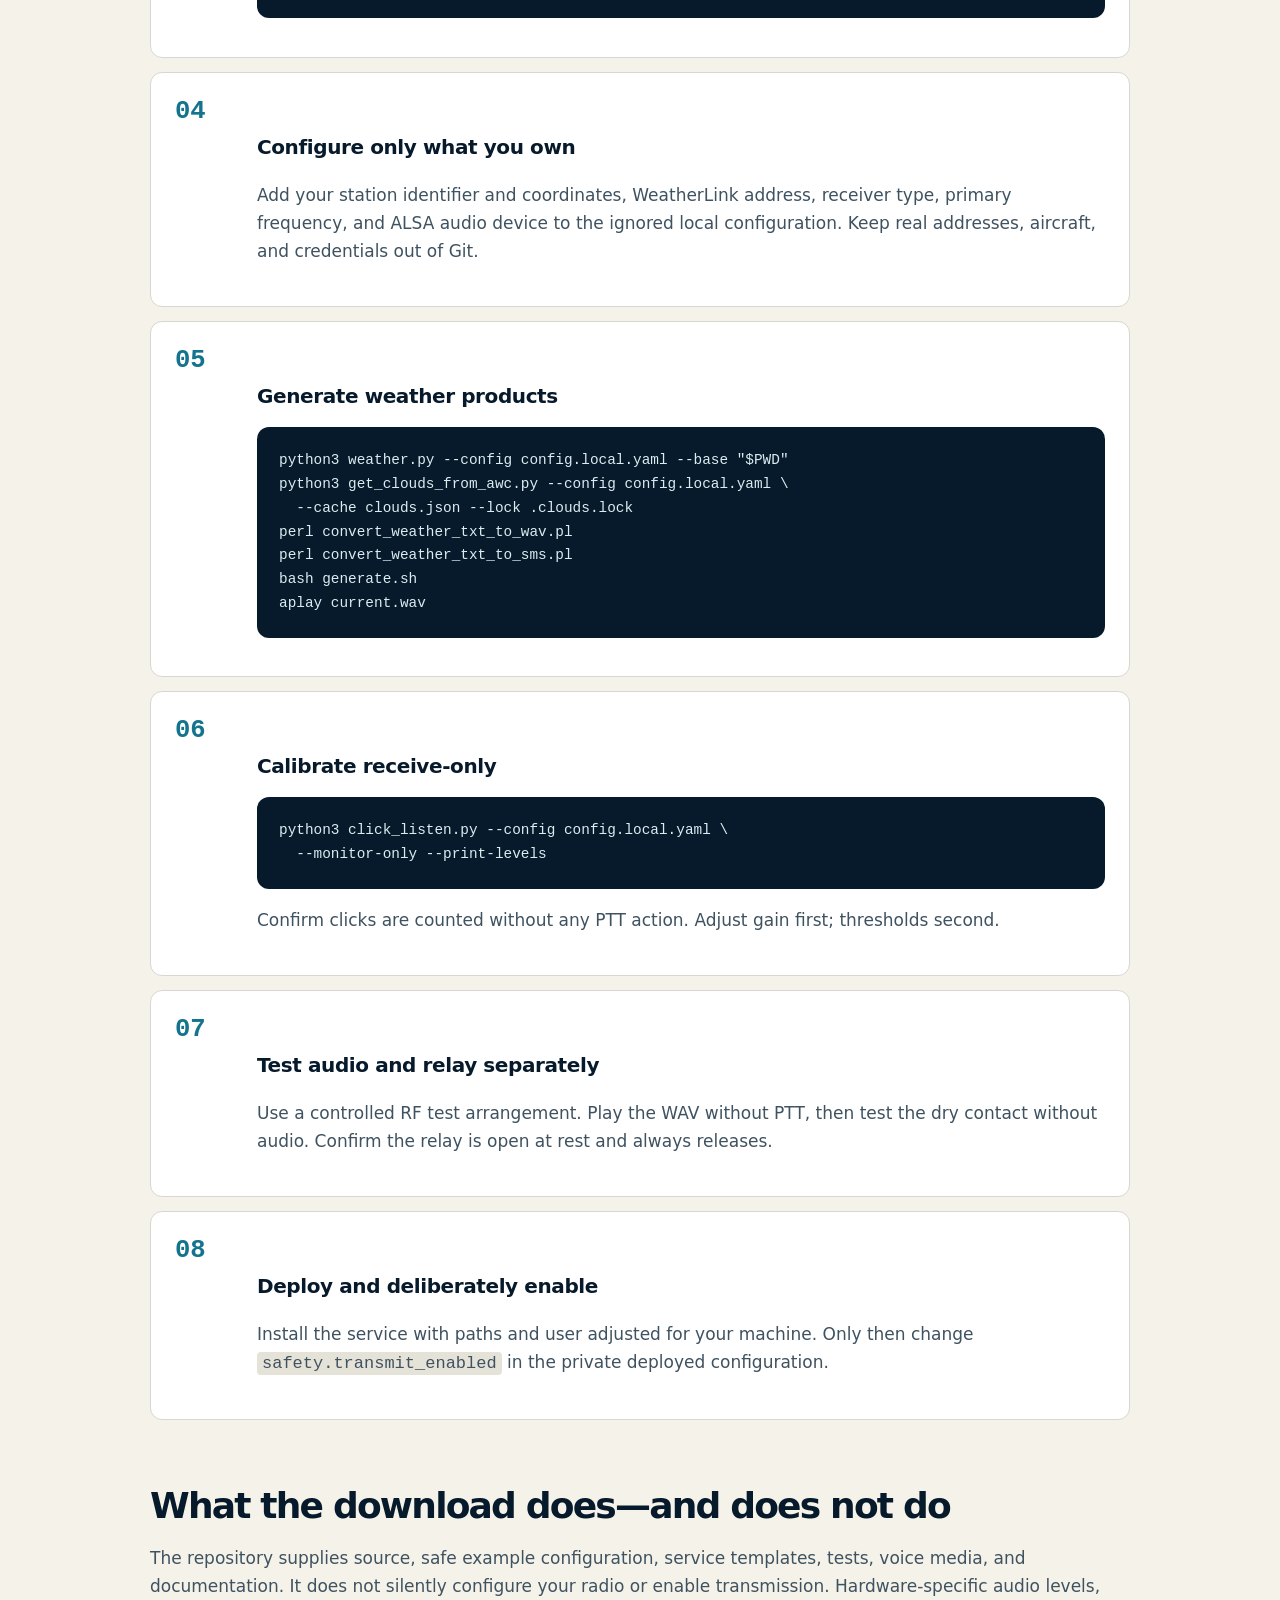
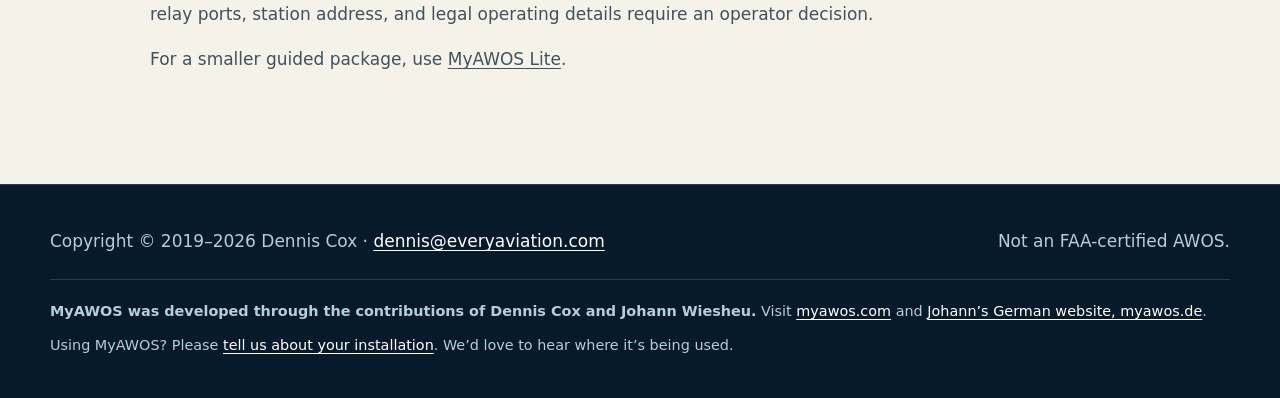
<file: site/getting-started.html>
<!doctype html><html lang="en"><head><meta charset="utf-8"><meta name="viewport" content="width=device-width,initial-scale=1"><meta name="description" content="Install and configure the full MyAWOS system in safe stages."><title>Getting started · MyAWOS</title><link rel="stylesheet" href="styles.css?v=20261107-1"></head><body><a class="skip" href="#main">Skip to content</a><header><div class="shell nav"><a class="brand" href="index.html"><span class="brand-mark">AW</span>MyAWOS</a><button class="menu" aria-expanded="false" aria-label="Open navigation">Menu</button><nav><ul><li><a href="index.html">Overview</a></li><li><a aria-current="page" href="getting-started.html">Get started</a></li><li><a href="architecture.html">Architecture</a></li><li><a href="hardware.html">Hardware</a></li><li><a href="features.html">Features</a></li><li><a href="upcoming.html">Upcoming</a></li><li><a href="documentation.html">Docs</a></li></ul></nav></div></header><main id="main"><section class="page-hero"><div class="shell"><div class="eyebrow">Build in safe stages</div><h1>Getting started.</h1><p class="lede">Prove the weather, receiver, audio, and relay independently. Enable automatic transmission only after every layer is understood.</p></div></section><section class="content"><div class="shell prose"><div class="notice"><strong>Before hardware work:</strong> confirm your radio manual, cable pinout, site authorization, and applicable operating rules. Public source ships with transmission disabled.</div><h2>The installation path</h2><div class="steps"><article class="step"><div><h3>Collect the hardware</h3><p>Linux computer, WeatherLink Live, HackRF or Airspy, receive antenna, aviation radio, USB dry-contact relay, and a radio-compatible audio/PTT cable.</p><a href="hardware.html">See hardware and wiring →</a></div></article><article class="step"><div><h3>Download the source</h3><pre><code>git clone https://github.com/dennisjamescox/myawos.git
cd myawos/v5-sdr-usb-relay</code></pre><p>No GitHub account is required to clone a public repository or download its ZIP.</p></div></article><article class="step"><div><h3>Create the Python environment</h3><pre><code>python3 -m venv .venv
. .venv/bin/activate
pip install -r requirements.txt
cp config.yaml config.local.yaml</code></pre></div></article><article class="step"><div><h3>Configure only what you own</h3><p>Add your station identifier and coordinates, WeatherLink address, receiver type, primary frequency, and ALSA audio device to the ignored local configuration. Keep real addresses, aircraft, and credentials out of Git.</p></div></article><article class="step"><div><h3>Generate weather products</h3><pre><code>python3 weather.py --config config.local.yaml --base "$PWD"
python3 get_clouds_from_awc.py --config config.local.yaml \
  --cache clouds.json --lock .clouds.lock
perl convert_weather_txt_to_wav.pl
perl convert_weather_txt_to_sms.pl
bash generate.sh
aplay current.wav</code></pre></div></article><article class="step"><div><h3>Calibrate receive-only</h3><pre><code>python3 click_listen.py --config config.local.yaml \
  --monitor-only --print-levels</code></pre><p>Confirm clicks are counted without any PTT action. Adjust gain first; thresholds second.</p></div></article><article class="step"><div><h3>Test audio and relay separately</h3><p>Use a controlled RF test arrangement. Play the WAV without PTT, then test the dry contact without audio. Confirm the relay is open at rest and always releases.</p></div></article><article class="step"><div><h3>Deploy and deliberately enable</h3><p>Install the service with paths and user adjusted for your machine. Only then change <code>safety.transmit_enabled</code> in the private deployed configuration.</p></div></article></div><h2>What the download does—and does not do</h2><p>The repository supplies source, safe example configuration, service templates, tests, voice media, and documentation. It does not silently configure your radio or enable transmission. Hardware-specific audio levels, relay ports, station address, and legal operating details require an operator decision.</p><p>For a smaller guided package, use <a href="https://dennisjamescox.github.io/myawos-lite/">MyAWOS Lite</a>.</p></div></section></main><footer><div class="shell footer-grid"><span>Copyright © 2019–<span data-year>2026</span> Dennis Cox · <a href="mailto:dennis@everyaviation.com">dennis@everyaviation.com</a></span><span>Not an FAA-certified AWOS.</span></div><div class="shell footer-credits">
  <p><strong>MyAWOS was developed through the contributions of Dennis Cox and Johann Wiesheu.</strong> Visit <a href="https://www.myawos.com/">myawos.com</a> and <a href="https://www.myawos.de/">Johann’s German website, myawos.de</a>.</p>
  <p>Using MyAWOS? Please <a href="mailto:dennis@everyaviation.com?subject=MyAWOS%20installation">tell us about your installation</a>. We’d love to hear where it’s being used.</p>
</div></footer><script src="site.js"></script></body></html>
</file>
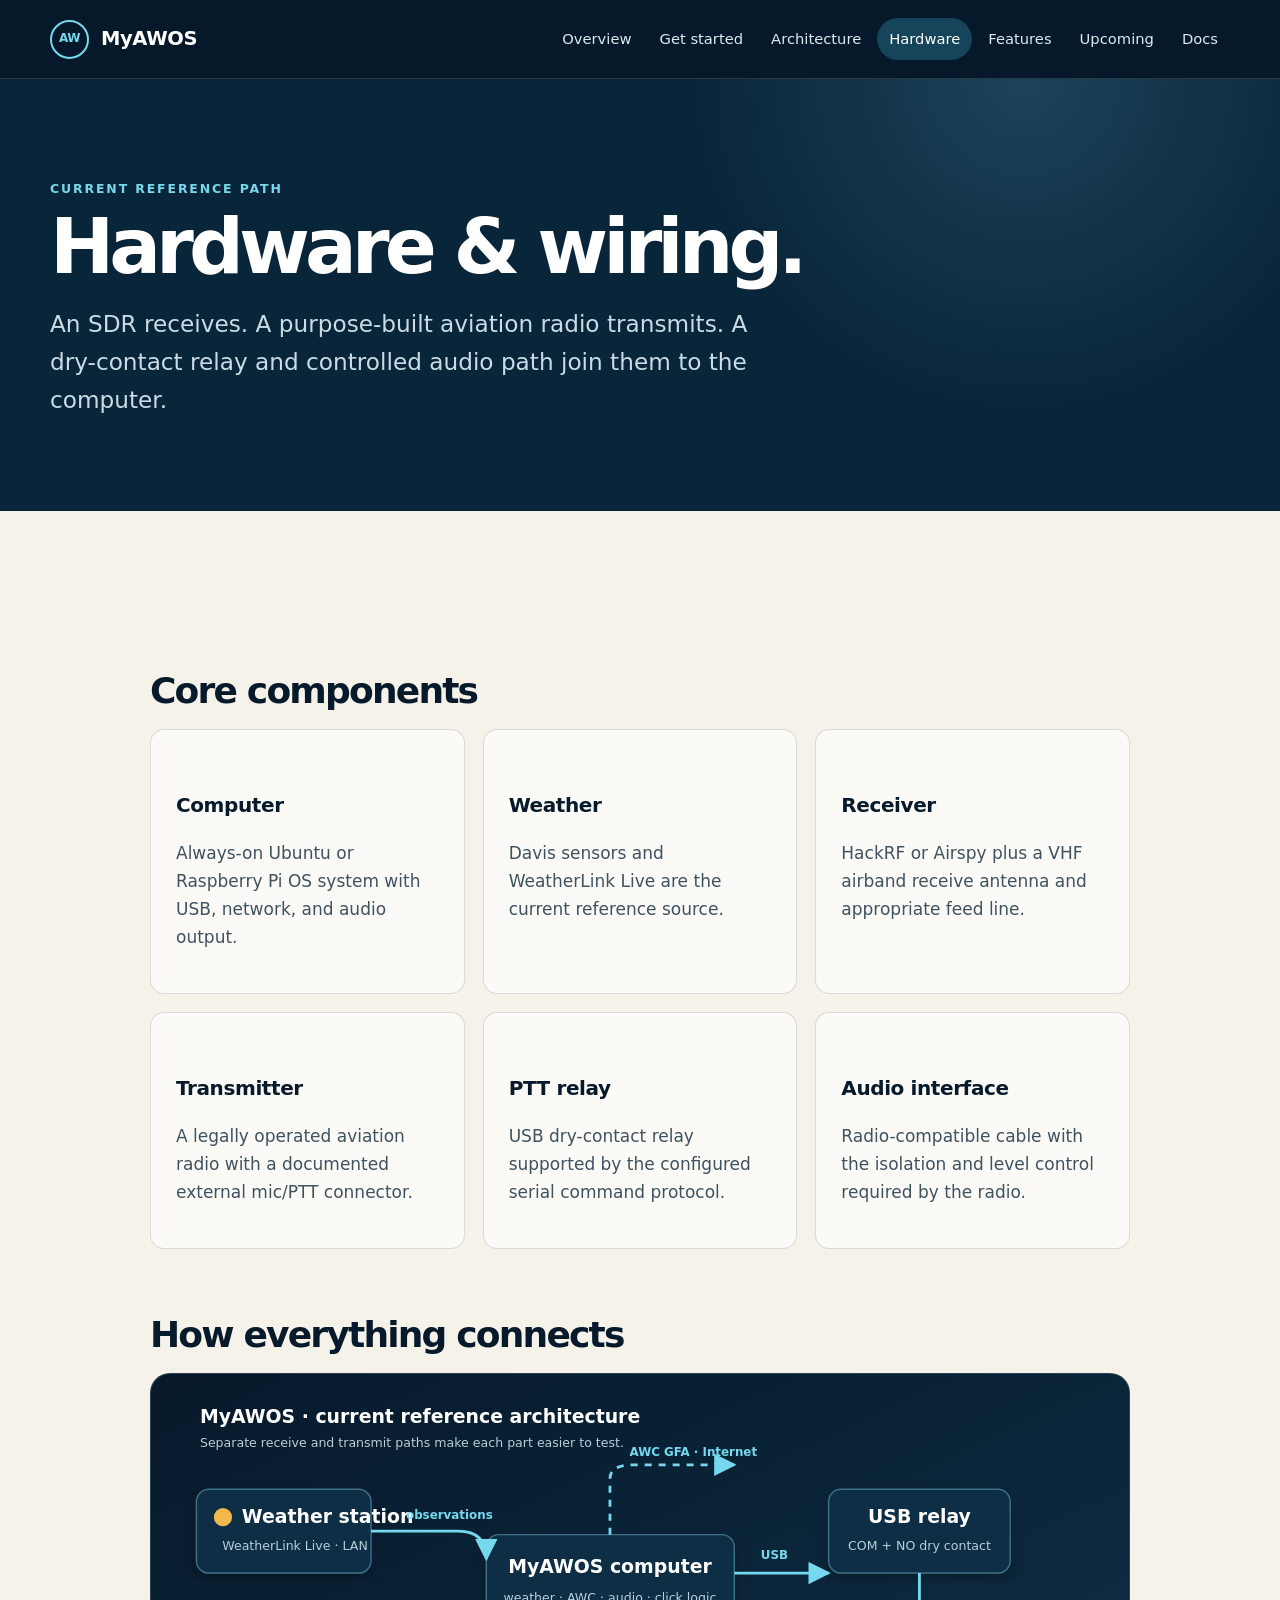
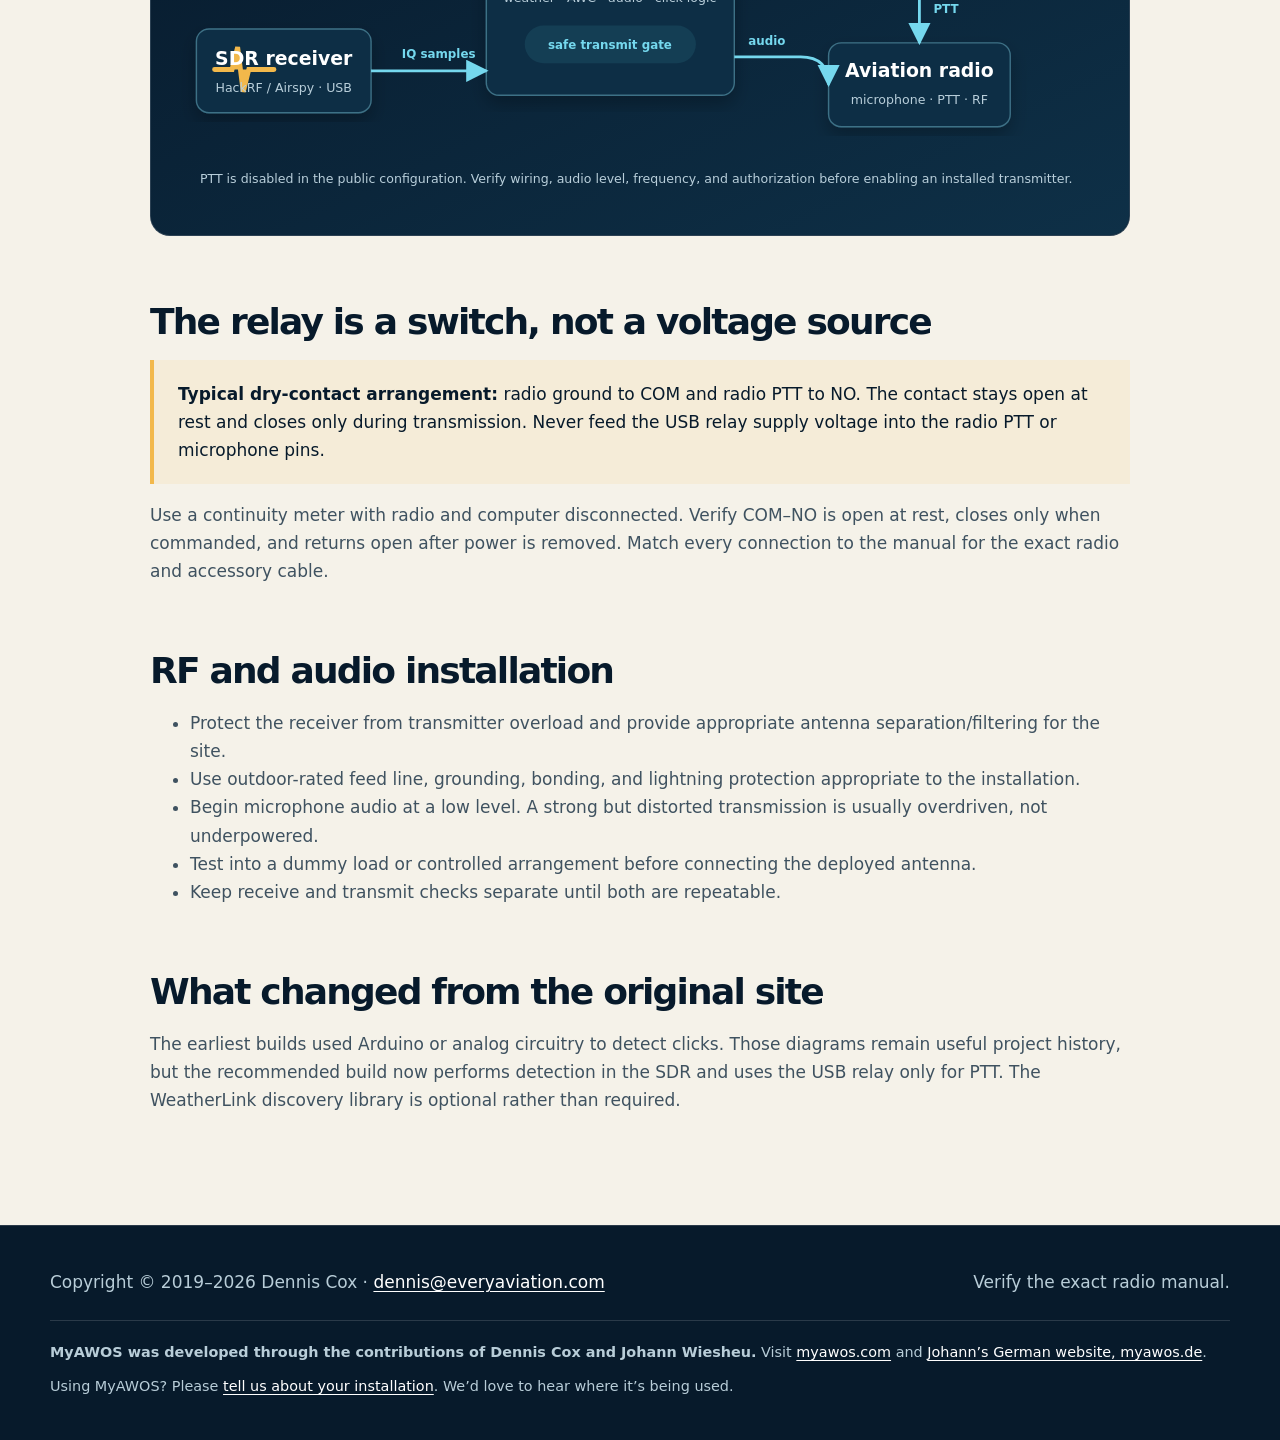
<file: site/hardware.html>
<!doctype html><html lang="en"><head><meta charset="utf-8"><meta name="viewport" content="width=device-width,initial-scale=1"><meta name="description" content="MyAWOS hardware, radio, receiver, relay, audio, antenna, and wiring guidance."><title>Hardware & wiring · MyAWOS</title><link rel="stylesheet" href="styles.css?v=20261107-1"></head><body><a class="skip" href="#main">Skip to content</a><header><div class="shell nav"><a class="brand" href="index.html"><span class="brand-mark">AW</span>MyAWOS</a><button class="menu" aria-expanded="false" aria-label="Open navigation">Menu</button><nav><ul><li><a href="index.html">Overview</a></li><li><a href="getting-started.html">Get started</a></li><li><a href="architecture.html">Architecture</a></li><li><a aria-current="page" href="hardware.html">Hardware</a></li><li><a href="features.html">Features</a></li><li><a href="upcoming.html">Upcoming</a></li><li><a href="documentation.html">Docs</a></li></ul></nav></div></header><main id="main"><section class="page-hero"><div class="shell"><div class="eyebrow">Current reference path</div><h1>Hardware & wiring.</h1><p class="lede">An SDR receives. A purpose-built aviation radio transmits. A dry-contact relay and controlled audio path join them to the computer.</p></div></section><section class="content"><div class="shell prose"><h2>Core components</h2><div class="grid-3"><article class="card"><h3>Computer</h3><p>Always-on Ubuntu or Raspberry Pi OS system with USB, network, and audio output.</p></article><article class="card"><h3>Weather</h3><p>Davis sensors and WeatherLink Live are the current reference source.</p></article><article class="card"><h3>Receiver</h3><p>HackRF or Airspy plus a VHF airband receive antenna and appropriate feed line.</p></article><article class="card"><h3>Transmitter</h3><p>A legally operated aviation radio with a documented external mic/PTT connector.</p></article><article class="card"><h3>PTT relay</h3><p>USB dry-contact relay supported by the configured serial command protocol.</p></article><article class="card"><h3>Audio interface</h3><p>Radio-compatible cable with the isolation and level control required by the radio.</p></article></div><h2>How everything connects</h2><img class="flow" src="assets/current-wiring.svg" alt="MyAWOS system wiring diagram"><h2>The relay is a switch, not a voltage source</h2><div class="notice"><strong>Typical dry-contact arrangement:</strong> radio ground to COM and radio PTT to NO. The contact stays open at rest and closes only during transmission. Never feed the USB relay supply voltage into the radio PTT or microphone pins.</div><p>Use a continuity meter with radio and computer disconnected. Verify COM–NO is open at rest, closes only when commanded, and returns open after power is removed. Match every connection to the manual for the exact radio and accessory cable.</p><h2>RF and audio installation</h2><ul><li>Protect the receiver from transmitter overload and provide appropriate antenna separation/filtering for the site.</li><li>Use outdoor-rated feed line, grounding, bonding, and lightning protection appropriate to the installation.</li><li>Begin microphone audio at a low level. A strong but distorted transmission is usually overdriven, not underpowered.</li><li>Test into a dummy load or controlled arrangement before connecting the deployed antenna.</li><li>Keep receive and transmit checks separate until both are repeatable.</li></ul><h2>What changed from the original site</h2><p>The earliest builds used Arduino or analog circuitry to detect clicks. Those diagrams remain useful project history, but the recommended build now performs detection in the SDR and uses the USB relay only for PTT. The WeatherLink discovery library is optional rather than required.</p></div></section></main><footer><div class="shell footer-grid"><span>Copyright © 2019–<span data-year>2026</span> Dennis Cox · <a href="mailto:dennis@everyaviation.com">dennis@everyaviation.com</a></span><span>Verify the exact radio manual.</span></div><div class="shell footer-credits">
  <p><strong>MyAWOS was developed through the contributions of Dennis Cox and Johann Wiesheu.</strong> Visit <a href="https://www.myawos.com/">myawos.com</a> and <a href="https://www.myawos.de/">Johann’s German website, myawos.de</a>.</p>
  <p>Using MyAWOS? Please <a href="mailto:dennis@everyaviation.com?subject=MyAWOS%20installation">tell us about your installation</a>. We’d love to hear where it’s being used.</p>
</div></footer><script src="site.js"></script></body></html>
</file>
<file: site/styles.css>
:root {
  --ink: #071a2b;
  --navy: #08253a;
  --panel: #10364c;
  --sky: #77d8ec;
  --amber: #f2b84b;
  --paper: #f5f2e9;
  --white: #fff;
  --muted: #b8cdd8;
  --line: rgba(255,255,255,.14);
  --max: 1180px;
}
* { box-sizing: border-box; }
html { scroll-behavior: smooth; }
body { margin: 0; background: var(--ink); color: var(--white); font: 17px/1.65 Inter, ui-sans-serif, system-ui, -apple-system, BlinkMacSystemFont, "Segoe UI", sans-serif; }
a { color: inherit; text-underline-offset: .2em; }
img { max-width: 100%; display: block; }
.skip { position: absolute; left: -999px; }
.skip:focus { left: 16px; top: 16px; z-index: 10; padding: 10px 14px; background: var(--amber); color: var(--ink); }
.shell { width: min(var(--max), calc(100% - 40px)); margin: auto; }
header { position: sticky; top: 0; z-index: 8; background: rgba(7,26,43,.92); backdrop-filter: blur(16px); border-bottom: 1px solid var(--line); }
.nav { min-height: 78px; display: flex; align-items: center; justify-content: space-between; gap: 24px; }
.brand { display: flex; align-items: center; gap: 12px; font-weight: 850; letter-spacing: -.02em; text-decoration: none; font-size: 1.22rem; }
.brand-mark { width: 39px; aspect-ratio: 1; display: grid; place-items: center; border: 2px solid var(--sky); border-radius: 50%; color: var(--sky); font-size: .75rem; }
nav ul { display: flex; flex-wrap: wrap; gap: 4px; list-style: none; margin: 0; padding: 0; }
nav a { display: block; padding: 9px 12px; border-radius: 999px; color: #dce9ef; text-decoration: none; font-size: .92rem; }
nav a:hover, nav a[aria-current="page"] { background: #15445b; color: #fff; }
.menu { display: none; border: 1px solid var(--line); color: #fff; background: transparent; border-radius: 8px; padding: 8px 11px; font: inherit; }
.hero { min-height: 670px; display: grid; align-items: center; position: relative; overflow: hidden; background: radial-gradient(circle at 75% 20%, rgba(119,216,236,.18), transparent 30%), linear-gradient(140deg,#071a2b 5%,#0d344b 74%,#0d2b40); }
.hero:after { content: ""; position: absolute; inset: auto -8% -220px 40%; height: 420px; border: 1px solid rgba(119,216,236,.18); border-radius: 50%; transform: rotate(-9deg); box-shadow: 0 0 0 70px rgba(119,216,236,.03),0 0 0 140px rgba(119,216,236,.02); }
.hero-grid { display: grid; grid-template-columns: 1.15fr .85fr; gap: 70px; align-items: center; padding: 88px 0; position: relative; z-index: 1; }
.eyebrow { color: var(--sky); text-transform: uppercase; letter-spacing: .15em; font-weight: 800; font-size: .78rem; }
h1 { margin: 12px 0 22px; font-size: clamp(3.3rem,7vw,6.9rem); line-height: .91; letter-spacing: -.065em; max-width: 800px; }
.lede { font-size: clamp(1.15rem,2vw,1.45rem); color: #c9dce5; max-width: 700px; }
.actions { display: flex; flex-wrap: wrap; gap: 12px; margin-top: 32px; }
.button { display: inline-flex; align-items: center; gap: 9px; padding: 13px 19px; border-radius: 8px; background: var(--amber); color: #172333; text-decoration: none; font-weight: 800; border: 1px solid var(--amber); }
.button.secondary { background: transparent; color: #fff; border-color: rgba(255,255,255,.34); }
.instrument { border: 1px solid rgba(119,216,236,.28); background: rgba(4,21,34,.54); border-radius: 22px; padding: 28px; box-shadow: 0 28px 80px rgba(0,0,0,.28); }
.instrument-head { display: flex; justify-content: space-between; color: var(--muted); text-transform: uppercase; letter-spacing: .13em; font-size: .75rem; }
.frequency { font: 750 clamp(3rem,6vw,5.4rem)/1 ui-monospace,SFMono-Regular,Menlo,monospace; letter-spacing: -.08em; margin: 28px 0 8px; color: var(--sky); }
.meter { height: 7px; border-radius: 10px; background: #21485b; overflow: hidden; margin: 28px 0; }
.meter span { display: block; width: 73%; height: 100%; background: linear-gradient(90deg,var(--sky),var(--amber)); }
.checks { display: grid; grid-template-columns: repeat(3,1fr); gap: 8px; }
.check { padding: 12px 8px; border: 1px solid var(--line); border-radius: 8px; text-align: center; font-size: .78rem; color: var(--muted); }
.check b { color: #9fe4b8; display: block; font-size: 1.3rem; }
section { padding: 94px 0; }
.light { background: var(--paper); color: var(--ink); }
.section-head { display: grid; grid-template-columns: .8fr 1.2fr; gap: 60px; margin-bottom: 46px; }
h2 { font-size: clamp(2.2rem,4.5vw,4.2rem); letter-spacing: -.05em; line-height: 1; margin: 8px 0 20px; }
h3 { margin: 0 0 12px; font-size: 1.25rem; letter-spacing: -.02em; }
.section-head p, .muted { color: #526573; }
.dark .section-head p, .dark .muted { color: var(--muted); }
.grid-3 { display: grid; grid-template-columns: repeat(3,1fr); gap: 18px; }
.card { border: 1px solid rgba(7,26,43,.14); border-radius: 14px; padding: 25px; background: rgba(255,255,255,.6); }
.dark .card { background: #0c2b3e; border-color: var(--line); }
.number { color: #14748d; font: 800 2rem/1 ui-monospace,monospace; margin-bottom: 28px; }
.dark .number { color: var(--sky); }
.band { padding: 28px 0; background: var(--amber); color: #172333; font-weight: 750; }
.band .shell { display: flex; gap: 28px; justify-content: space-between; align-items: center; }
.flow { width: 100%; border-radius: 20px; border: 1px solid var(--line); background: #092237; }
.feature-list { display: grid; grid-template-columns: repeat(2,1fr); gap: 1px; background: rgba(7,26,43,.16); border: 1px solid rgba(7,26,43,.16); }
.feature { background: var(--paper); padding: 30px; }
.feature small { text-transform: uppercase; color: #14748d; letter-spacing: .12em; font-weight: 850; }
.feature p { color: #526573; margin-bottom: 0; }
.split { display: grid; grid-template-columns: 1fr 1fr; gap: 44px; align-items: center; }
.output { border-radius: 14px; box-shadow: 0 30px 65px rgba(0,0,0,.35); }
.notice { border-left: 4px solid var(--amber); padding: 20px 24px; background: rgba(242,184,75,.1); }
.page-hero { padding: 100px 0 68px; background: radial-gradient(circle at 80% 0,rgba(119,216,236,.17),transparent 30%),#09253a; }
.page-hero h1 { font-size: clamp(3rem,6vw,5.8rem); max-width: 1000px; }
.content { background: var(--paper); color: var(--ink); }
.content .shell { max-width: 980px; }
.prose h2 { font-size: 2.25rem; margin-top: 68px; }
.prose h3 { margin-top: 34px; }
.prose p,.prose li { color: #3f5260; }
.prose code { background: #e5e2d8; padding: 2px 5px; border-radius: 4px; }
pre { overflow-x: auto; background: #071a2b; color: #dcebf0; padding: 22px; border-radius: 12px; font-size: .9rem; }
.prose pre code, pre code { background: transparent; color: inherit; padding: 0; border-radius: 0; }
table { border-collapse: collapse; width: 100%; margin: 28px 0; }
th,td { text-align: left; vertical-align: top; padding: 13px; border-bottom: 1px solid #cbd0ce; }
th { color: #123e53; }
.steps { counter-reset: steps; display: grid; gap: 14px; }
.step { display: grid; grid-template-columns: 64px 1fr; gap: 18px; padding: 24px; border: 1px solid #d7d6cf; border-radius: 12px; background: white; }
.step:before { counter-increment: steps; content: counter(steps,decimal-leading-zero); color: #14748d; font: 850 1.6rem ui-monospace,monospace; }
.link-grid { display: grid; grid-template-columns: repeat(3,1fr); gap: 14px; }
.doc-link { display: block; min-height: 160px; padding: 22px; border: 1px solid #d3d4ce; border-radius: 12px; text-decoration: none; background: white; }
.doc-link:hover { border-color: #14748d; transform: translateY(-2px); }
.doc-link b { display: block; font-size: 1.1rem; margin-bottom: 8px; color: #123e53; }
footer { padding: 42px 0; color: var(--muted); border-top: 1px solid var(--line); }
.footer-grid { display: flex; justify-content: space-between; gap: 24px; align-items: center; }
footer a { color: #fff; }
.footer-credits { margin-top: 24px; padding-top: 20px; border-top: 1px solid var(--line); font-size: .9rem; }
.footer-credits p { margin: 0 0 10px; }
.footer-credits p:last-child { margin-bottom: 0; }

/* Upcoming local operations showcase */
.upcoming-page { background: #061725; }
.upcoming-hero { padding: 104px 0 0; overflow: hidden; background: radial-gradient(circle at 78% 12%,rgba(119,216,236,.2),transparent 31%),linear-gradient(145deg,#061725 8%,#0b3349 72%,#092437); }
.upcoming-hero-copy { text-align: center; display: grid; justify-items: center; }
.upcoming-hero h1 { max-width: 1050px; }
.upcoming-hero .lede { max-width: 850px; }
.capture-note { display: flex; align-items: center; gap: 10px; margin: 30px 0 40px; color: #bcd0da; font-size: .88rem; }
.capture-note span { width: 9px; height: 9px; border-radius: 50%; background: #69d28b; box-shadow: 0 0 0 5px rgba(105,210,139,.12); }
.hero-screenshot-wrap { position: relative; margin-bottom: -95px; }
.hero-screenshot-wrap .screenshot-zoom,.showcase-frame { border: 1px solid rgba(119,216,236,.25); border-radius: 18px; box-shadow: 0 34px 95px rgba(0,0,0,.42); }
.hero-screenshot-wrap img { width: 100%; background: #071a2b; }
.screenshot-key { position: absolute; left: 22px; right: 22px; bottom: 18px; display: flex; gap: 8px; flex-wrap: wrap; }
.screenshot-key span { padding: 5px 9px; color: #eaf6f8; background: rgba(7,26,43,.88); border: 1px solid rgba(255,255,255,.22); border-radius: 999px; font-size: .67rem; font-weight: 850; letter-spacing: .1em; }
.upcoming-intro { padding-top: 190px; background: var(--paper); color: var(--ink); }
.statement-grid { display: grid; grid-template-columns: .85fr 1.15fr; gap: 70px; align-items: start; }
.statement-grid p { margin-top: 0; color: #455b68; font-size: 1.08rem; }
.system-flow { margin-top: 55px; display: grid; grid-template-columns: 1fr .82fr 1fr; gap: 20px; align-items: stretch; }
.flow-column { display: grid; gap: 9px; }
.flow-column span { padding: 13px 16px; background: #fff; border: 1px solid #d7d8d2; border-radius: 9px; color: #294655; font-size: .9rem; font-weight: 730; }
.flow-core { min-height: 100%; padding: 30px 20px; display: grid; place-content: center; text-align: center; background: var(--navy); color: #fff; border-radius: 15px; box-shadow: inset 0 0 0 1px rgba(119,216,236,.2); }
.flow-core strong { font-size: 2rem; letter-spacing: -.04em; color: var(--sky); }
.flow-core span,.flow-core small { display: block; }
.flow-core span { font-weight: 750; }
.flow-core small { color: var(--muted); }
.showcase-section { background: var(--paper); color: var(--ink); }
.showcase-heading { display: grid; grid-template-columns: 1.12fr .88fr; gap: 70px; align-items: end; margin-bottom: 40px; }
.showcase-heading p { color: #4b606c; margin: 0 0 20px; font-size: 1.06rem; }
.showcase-frame { margin: 0; overflow: hidden; background: #fff; border-color: rgba(7,26,43,.17); }
.showcase-frame img { width: 100%; }
.showcase-frame figcaption { padding: 15px 18px; color: #526673; background: #fff; border-top: 1px solid #e0e2de; font-size: .84rem; }
.screenshot-zoom { position: relative; display: block; width: 100%; padding: 0; overflow: hidden; border: 0; background: #071a2b; color: #fff; text-align: left; cursor: zoom-in; font: inherit; }
.screenshot-zoom img { width: 100%; height: auto; }
.screenshot-zoom > span { position: absolute; right: 14px; bottom: 14px; padding: 7px 11px; border: 1px solid rgba(255,255,255,.32); border-radius: 999px; background: rgba(7,26,43,.9); color: #fff; font-size: .72rem; font-weight: 800; letter-spacing: .04em; box-shadow: 0 5px 20px rgba(0,0,0,.28); }
.screenshot-zoom:hover > span,.screenshot-zoom:focus-visible > span { background: var(--amber); color: #172333; border-color: var(--amber); }
.screenshot-zoom:focus-visible { outline: 4px solid var(--amber); outline-offset: 3px; }
.lightbox-open { overflow: hidden; }
.image-lightbox[hidden] { display: none; }
.image-lightbox { position: fixed; inset: 0; z-index: 40; background: rgba(2,10,17,.96); }
.lightbox-scroller { width: 100%; height: 100%; overflow: auto; overscroll-behavior: contain; touch-action: pan-x pan-y pinch-zoom; padding: 72px 24px 30px; }
.lightbox-image { width: 1265px; max-width: none; height: auto; margin: 0 auto; border-radius: 10px; box-shadow: 0 25px 80px rgba(0,0,0,.55); }
.lightbox-close { position: fixed; z-index: 41; top: 16px; right: 18px; padding: 10px 14px; border: 1px solid rgba(255,255,255,.4); border-radius: 999px; background: #fff; color: #071a2b; font: 800 .9rem/1 system-ui,sans-serif; cursor: pointer; }
.feature-points,.registry-points { display: grid; grid-template-columns: repeat(3,1fr); gap: 18px; margin-top: 24px; }
.feature-points article,.registry-points article,.release-list article { padding: 24px; border: 1px solid #d8d9d3; border-radius: 12px; background: rgba(255,255,255,.64); }
.feature-points b,.registry-points b,.release-list b { display: block; margin-bottom: 7px; color: #123e53; }
.feature-points span,.registry-points span,.release-list span { color: #536874; font-size: .92rem; }
.dark-section { background: #082337; color: #fff; }
.dark-section .showcase-heading p { color: var(--muted); }
.dark-frame { border-color: rgba(119,216,236,.22); }
.dark-points article,.dark-section .release-list article { background: #0d3045; border-color: var(--line); }
.dark-points b,.dark-section .release-list b { color: #fff; }
.dark-points span,.dark-section .release-list span { color: var(--muted); }
.radio-story { display: grid; grid-template-columns: .9fr 1.1fr; gap: 75px; align-items: center; }
.radio-frequency { min-height: 380px; padding: 50px; display: grid; align-content: center; background: linear-gradient(145deg,#071a2b,#103b52); color: #fff; border: 1px solid rgba(119,216,236,.22); border-radius: 20px; box-shadow: 0 28px 75px rgba(7,26,43,.23); }
.radio-frequency > span { color: var(--muted); font-size: .73rem; font-weight: 850; letter-spacing: .17em; }
.radio-frequency strong { margin: 14px 0 30px; color: var(--sky); font: 790 clamp(3.2rem,6vw,5.5rem)/1 ui-monospace,SFMono-Regular,Menlo,monospace; letter-spacing: -.07em; }
.radio-wave { height: 68px; display: flex; gap: 8px; align-items: center; }
.radio-wave i { flex: 1; height: 20%; background: var(--amber); border-radius: 3px; }
.radio-wave i:nth-child(2),.radio-wave i:nth-child(10) { height: 42%; }
.radio-wave i:nth-child(3),.radio-wave i:nth-child(8) { height: 75%; }
.radio-wave i:nth-child(4),.radio-wave i:nth-child(7) { height: 48%; }
.radio-wave i:nth-child(5) { height: 92%; }
.radio-wave i:nth-child(6) { height: 65%; }
.radio-wave i:nth-child(9) { height: 35%; }
.radio-copy p { color: #4a606d; font-size: 1.06rem; }
.honesty-note { margin-top: 26px; padding: 18px 20px; border-left: 4px solid var(--amber); background: #e9e5d9; color: #3d5360; font-size: .9rem; }
.registry-showcase { background: #e8e6dd; }
.registry-grid { display: grid; grid-template-columns: 1fr; gap: 32px; align-items: start; }
.registry-grid .showcase-frame { border-radius: 14px; box-shadow: 0 20px 55px rgba(7,26,43,.16); }
.archive-grid { display: grid; grid-template-columns: 1.35fr .65fr; gap: 26px; align-items: start; }
.release-list { display: grid; gap: 13px; }
.release-list article { padding: 20px; }
.upcoming-cta { background: radial-gradient(circle at 80% 10%,rgba(119,216,236,.18),transparent 34%),#071a2b; }
.upcoming-cta .shell { display: flex; justify-content: space-between; align-items: end; gap: 50px; }
.upcoming-cta h2 { max-width: 700px; margin-bottom: 0; }
@media (max-width: 850px) {
  .menu { display: block; }
  nav { display: none; position: absolute; left: 20px; right: 20px; top: 70px; background: #0c2b3e; padding: 12px; border-radius: 12px; box-shadow: 0 18px 50px rgba(0,0,0,.35); }
  nav.open { display: block; }
  nav ul { display: grid; }
  .hero-grid,.section-head,.split { grid-template-columns: 1fr; }
  .hero { min-height: auto; }
  .grid-3,.link-grid { grid-template-columns: 1fr; }
  .feature-list { grid-template-columns: 1fr; }
  .instrument { max-width: 560px; }
  .statement-grid,.showcase-heading,.radio-story,.registry-grid,.archive-grid { grid-template-columns: 1fr; gap: 30px; }
  .system-flow { grid-template-columns: 1fr; }
  .feature-points,.registry-points { grid-template-columns: 1fr; }
  .upcoming-cta .shell { display: grid; align-items: start; }
  .upcoming-hero { padding-top: 76px; }
  .upcoming-intro { padding-top: 145px; }
}
@media (max-width: 560px) {
  .shell { width: min(100% - 26px,var(--max)); }
  h1 { font-size: 3.25rem; }
  section { padding: 66px 0; }
  .checks { grid-template-columns: 1fr; }
  .band .shell,.footer-grid { display: grid; }
  .step { grid-template-columns: 1fr; }
  .capture-note { align-items: flex-start; text-align: left; }
  .hero-screenshot-wrap { margin-bottom: -52px; }
  .upcoming-intro { padding-top: 110px; }
  .screenshot-key { display: none; }
  .radio-frequency { min-height: 300px; padding: 28px; }
  .screenshot-zoom > span { right: 9px; bottom: 9px; }
  .lightbox-scroller { padding: 64px 0 20px; }
  .lightbox-image { margin: 0; }
}
@media (prefers-reduced-motion: reduce) { html { scroll-behavior: auto; } * { transition: none !important; } }
</file>
